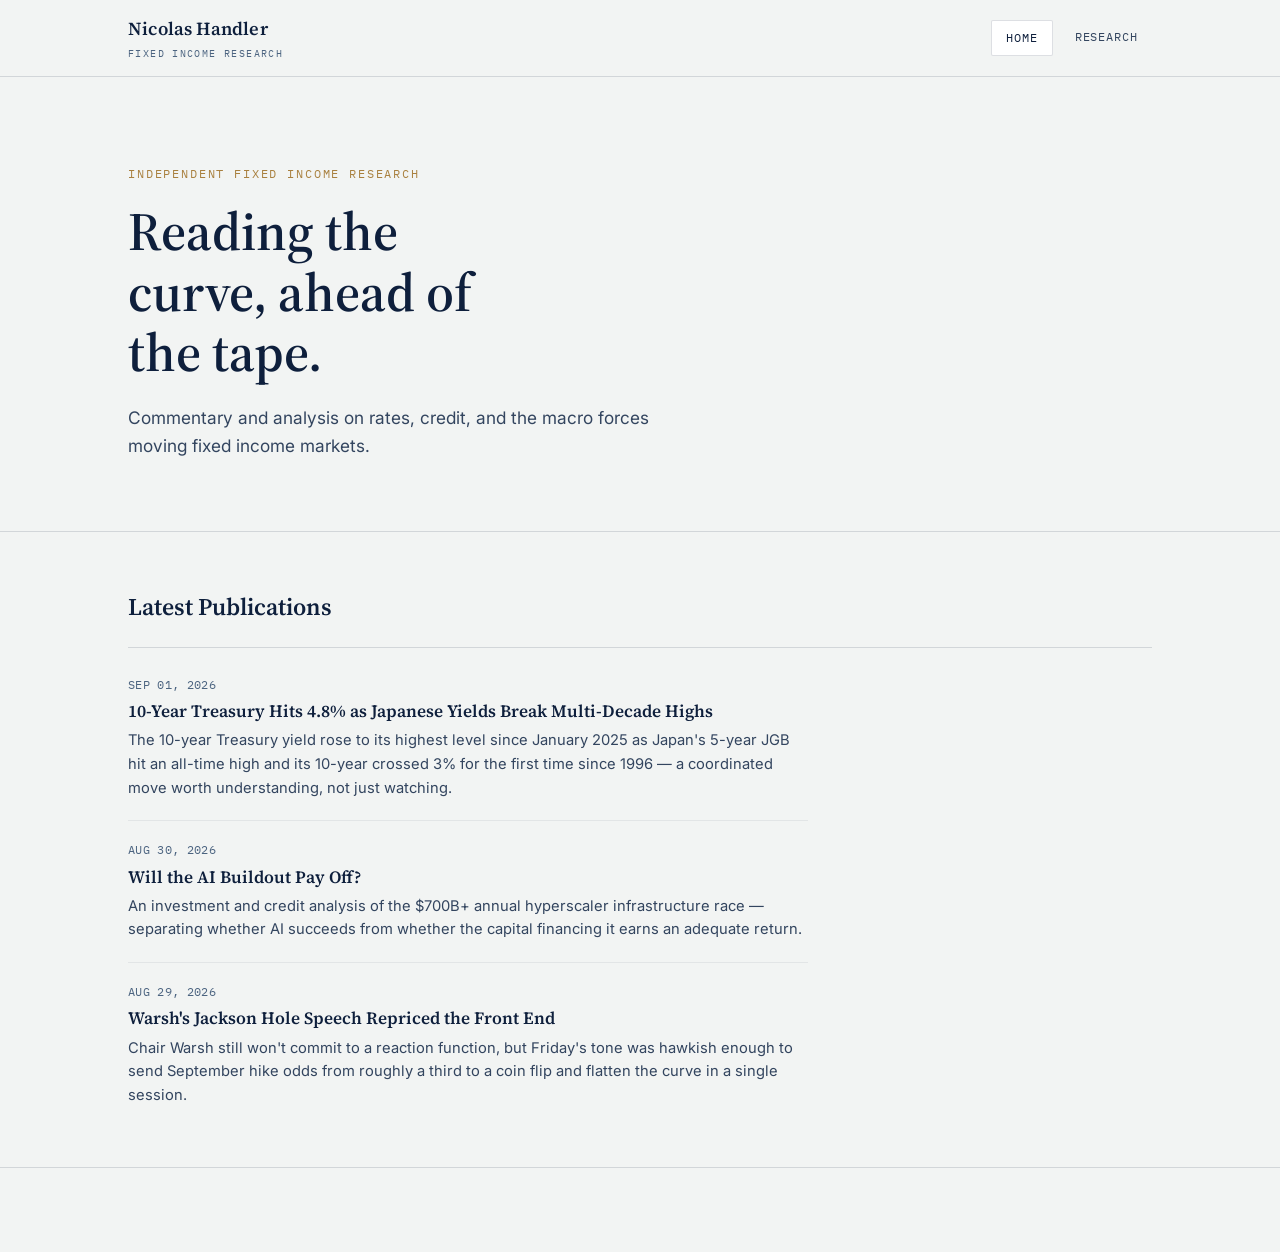
<file: index.html>
<!DOCTYPE html>
<html lang="en">
<head>
<meta charset="UTF-8" />
<meta name="viewport" content="width=device-width, initial-scale=1.0" />
<title>Nicolas Handler — Fixed Income Research</title>
<meta name="description" content="Independent fixed income research and market commentary." />
<link rel="preconnect" href="https://fonts.googleapis.com">
<link href="https://fonts.googleapis.com/css2?family=Source+Serif+4:wght@500;600;700&family=Inter:wght@400;500;600&family=IBM+Plex+Mono:wght@400;500&display=swap" rel="stylesheet">
<link rel="stylesheet" href="style.css" />
</head>
<body>

<nav class="site-nav">
  <div class="wrap">
    <div class="brand">Nicolas Handler<small>Fixed Income Research</small></div>
    <ul class="nav-links">
      <li><a href="index.html" aria-current="page">Home</a></li>
      <li><a href="research.html">Research</a></li>
    </ul>
  </div>
</nav>

<header class="hero">
  <div class="wrap">
    <p class="eyebrow">Independent Fixed Income Research</p>
    <h1>Reading the curve, ahead of the tape.</h1>
    <p class="lede">
      Commentary and analysis on rates, credit, and the macro forces moving
      fixed income markets.
    </p>
  </div>
</header>

<main class="wrap">
  <div class="section-head">
    <h2>Latest Publications</h2>
  </div>

  <div class="pub-list" id="preview-list"></div>
</main>

<footer class="site-footer">
  <div class="wrap">
  </div>
</footer>

<script src="data.js"></script>
<script src="render.js"></script>
<script>
  renderPreviewColumn("preview-list", 5);
</script>
</body>
</html>
</file>
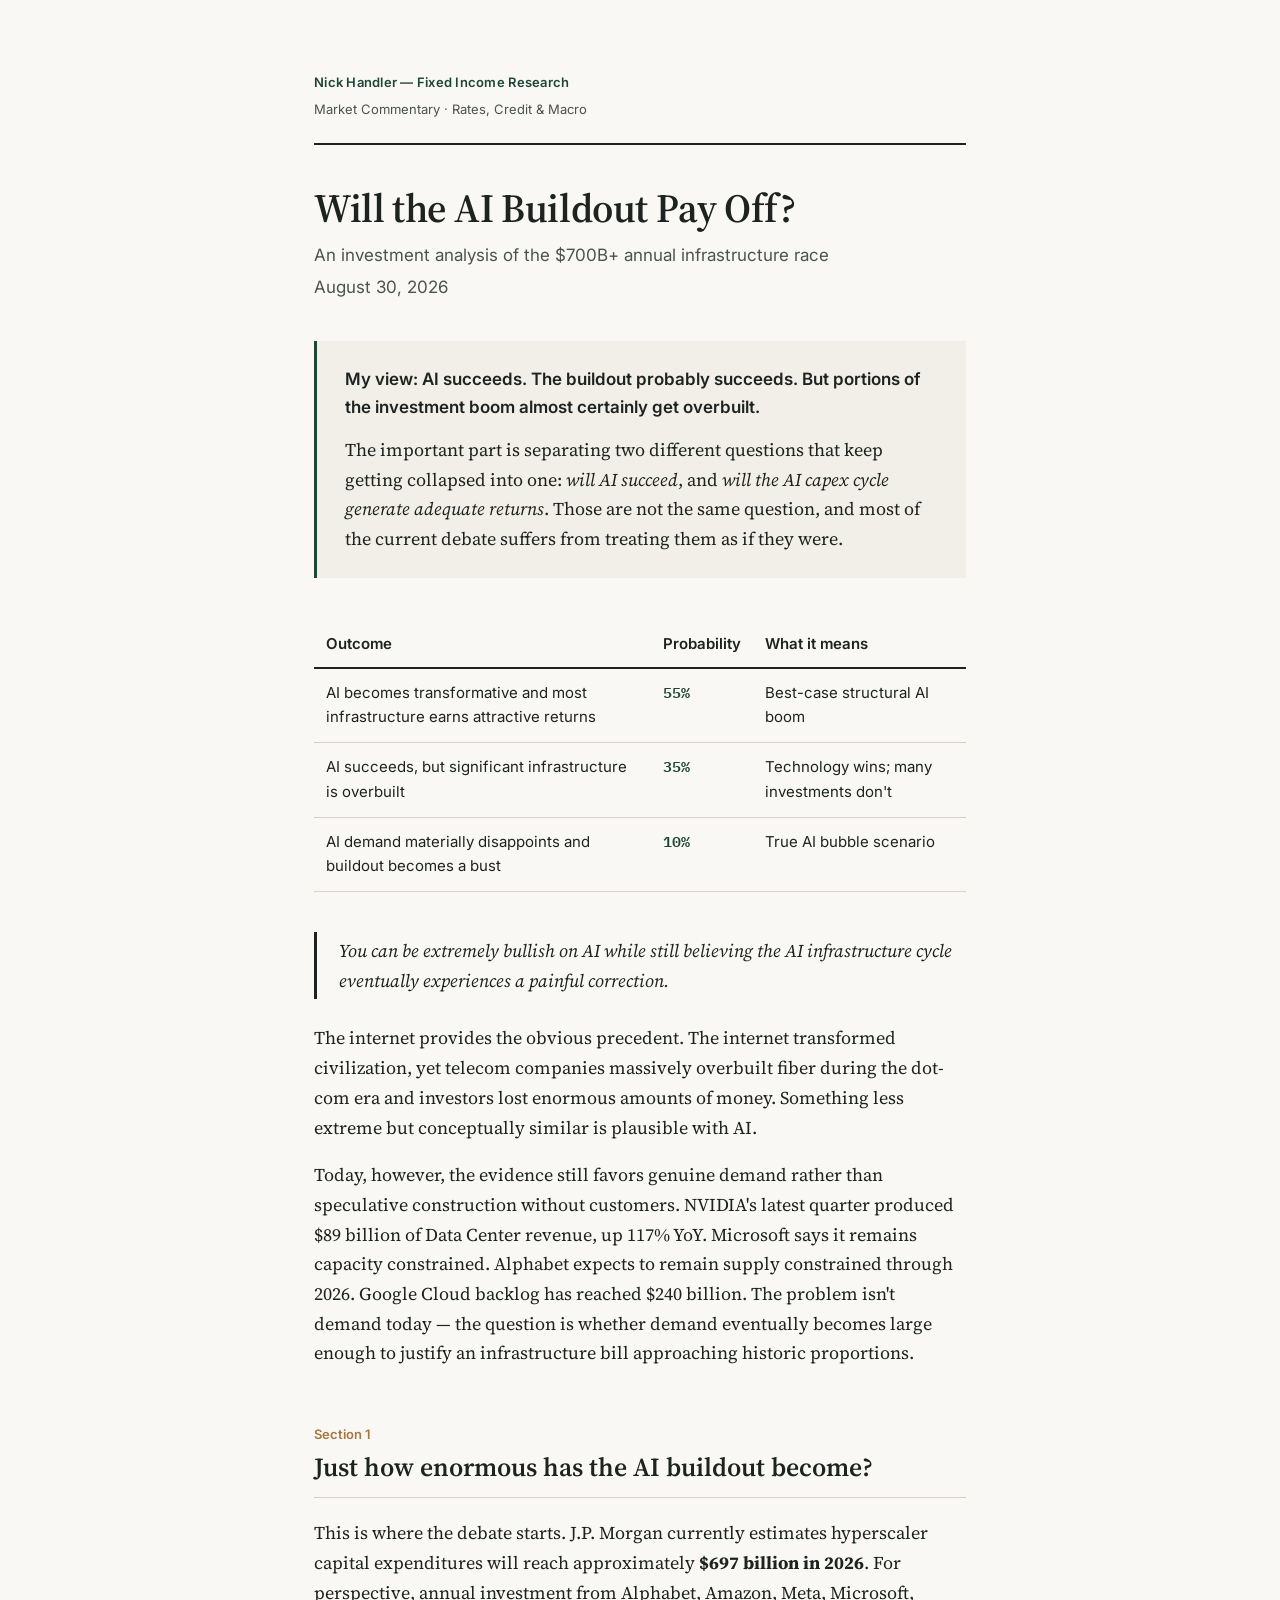
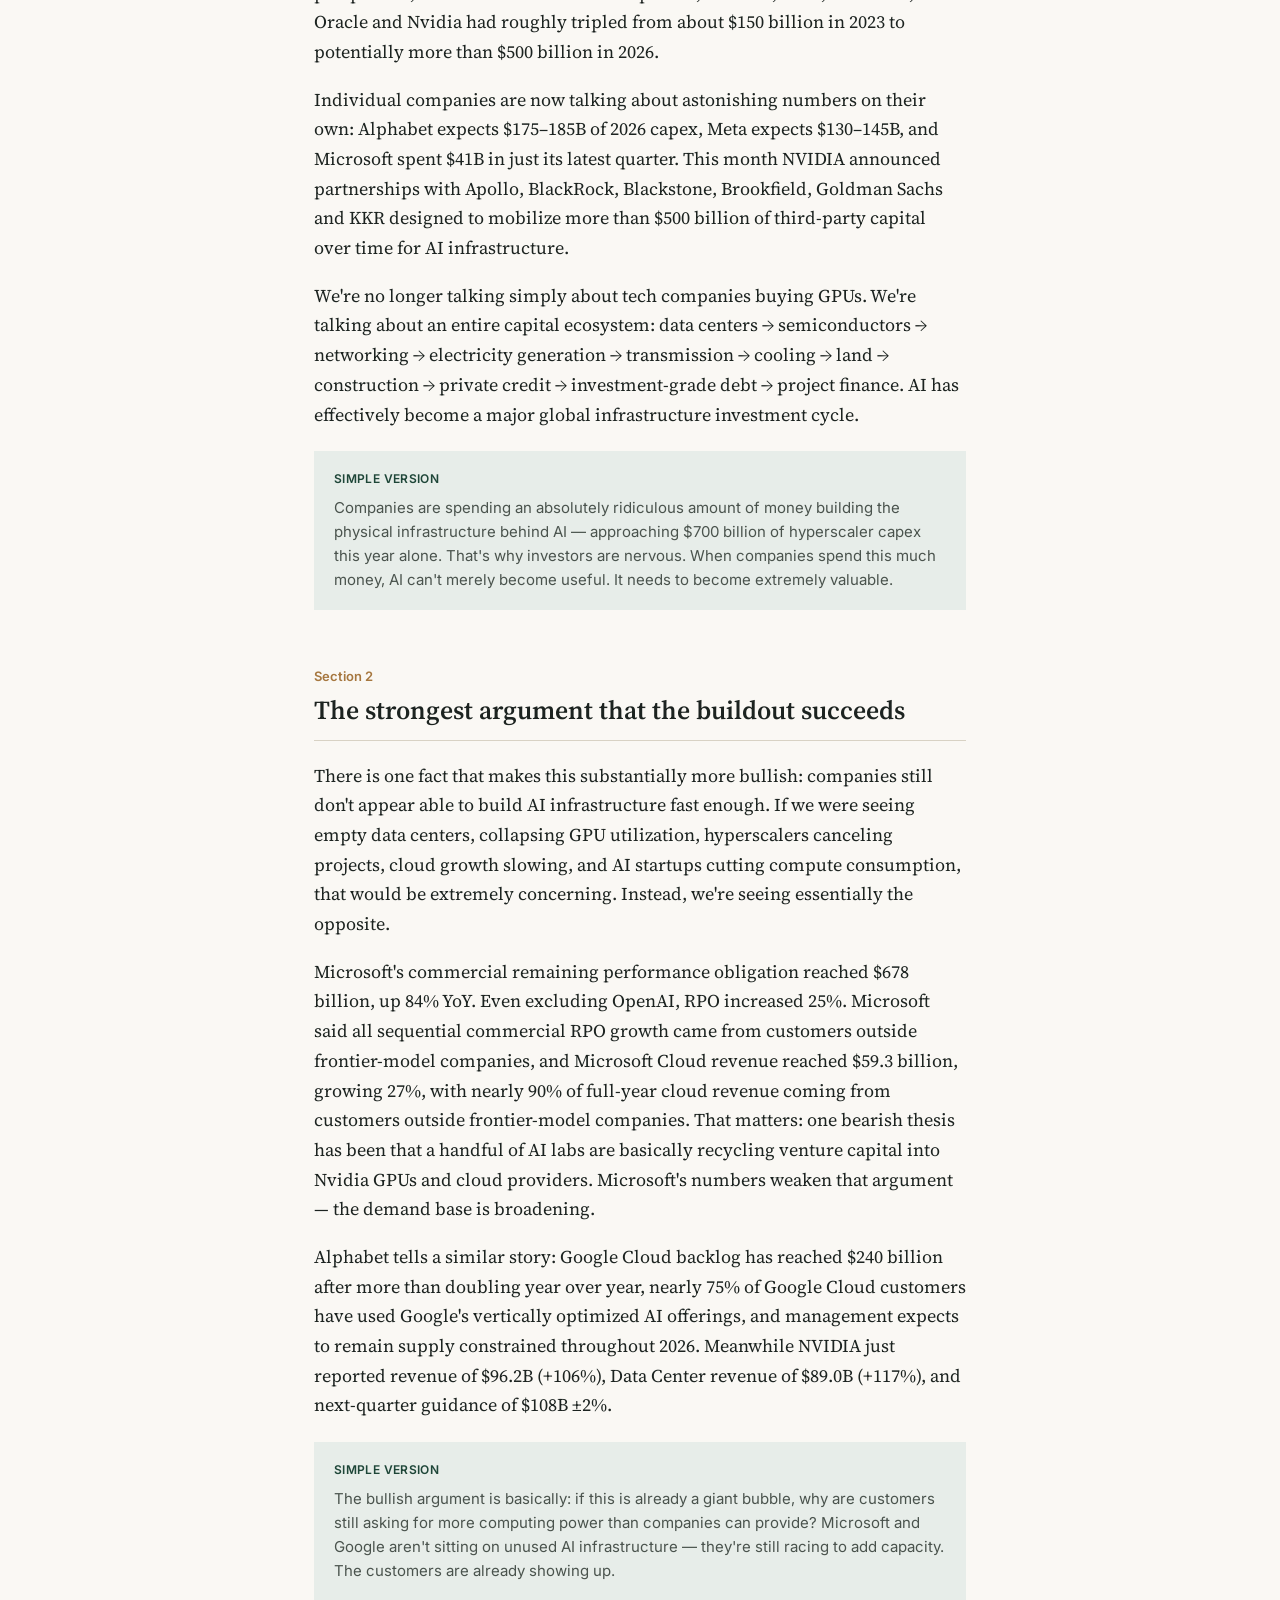
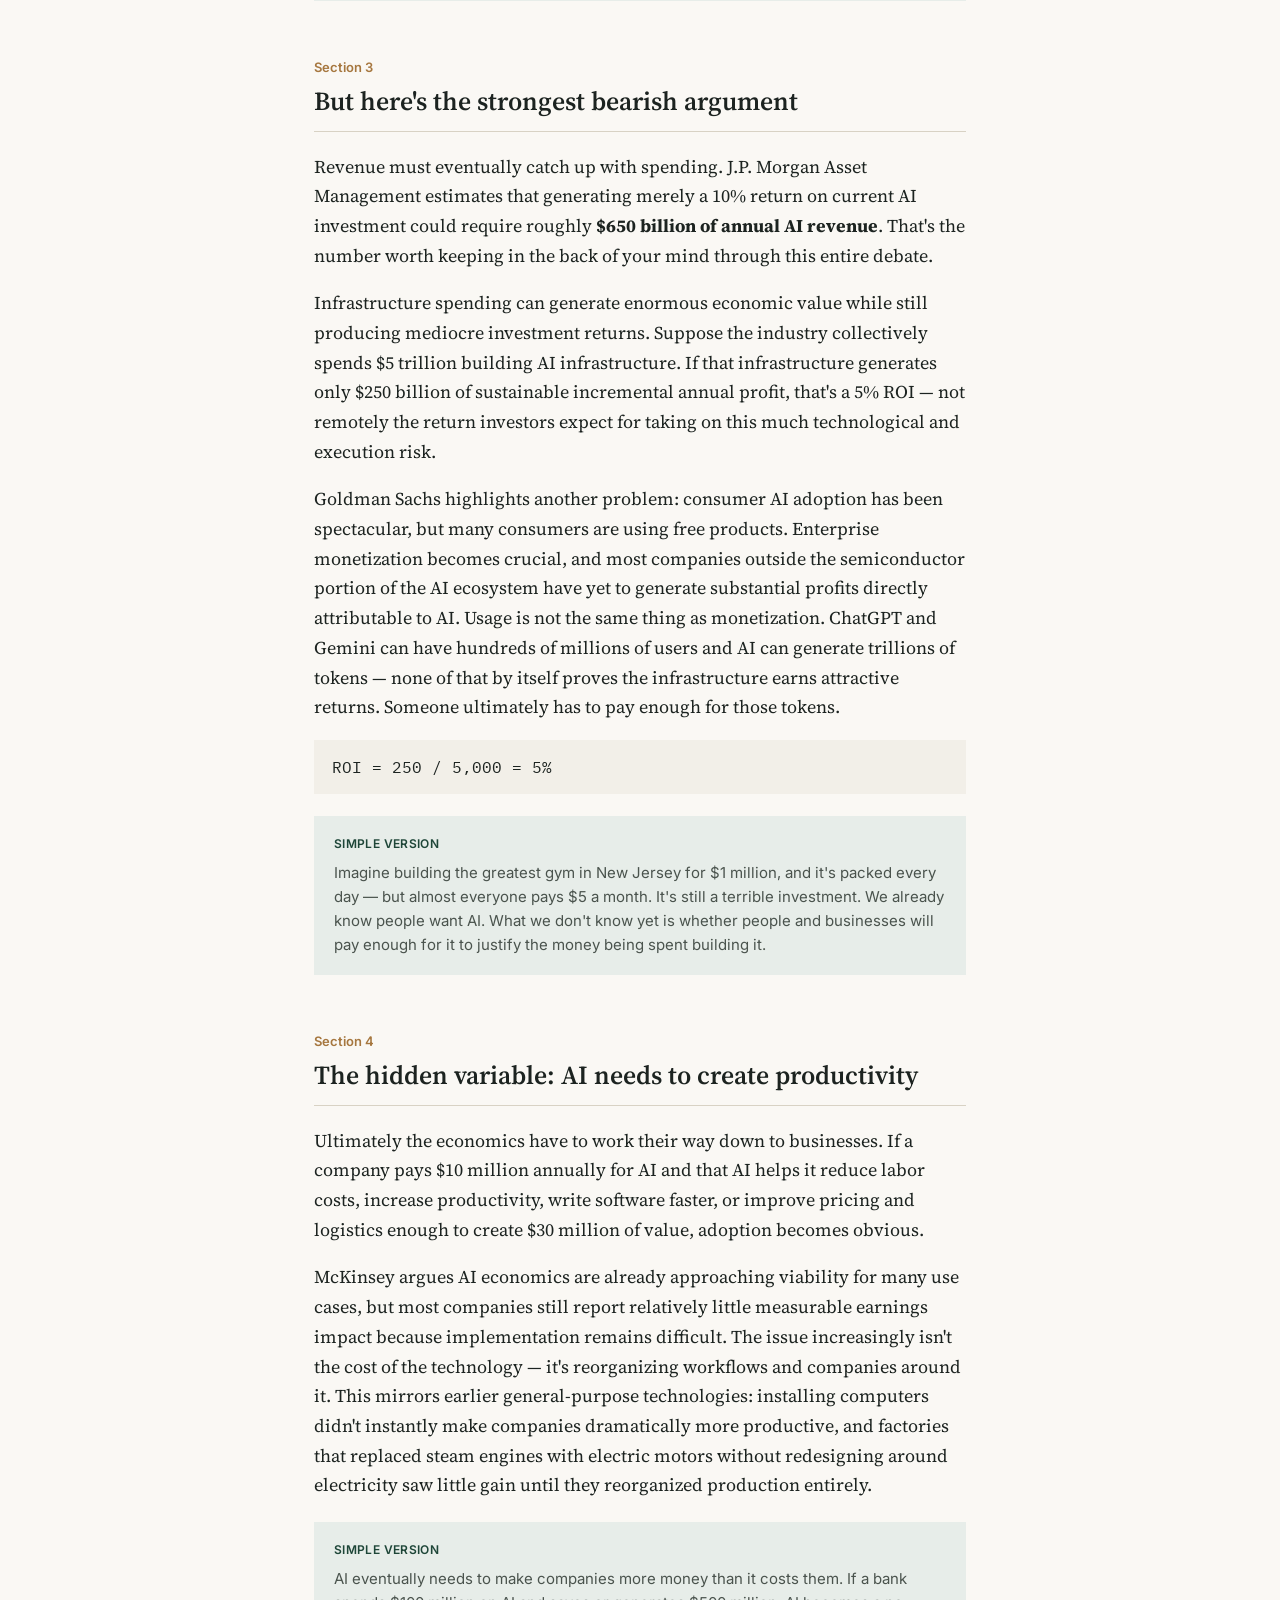
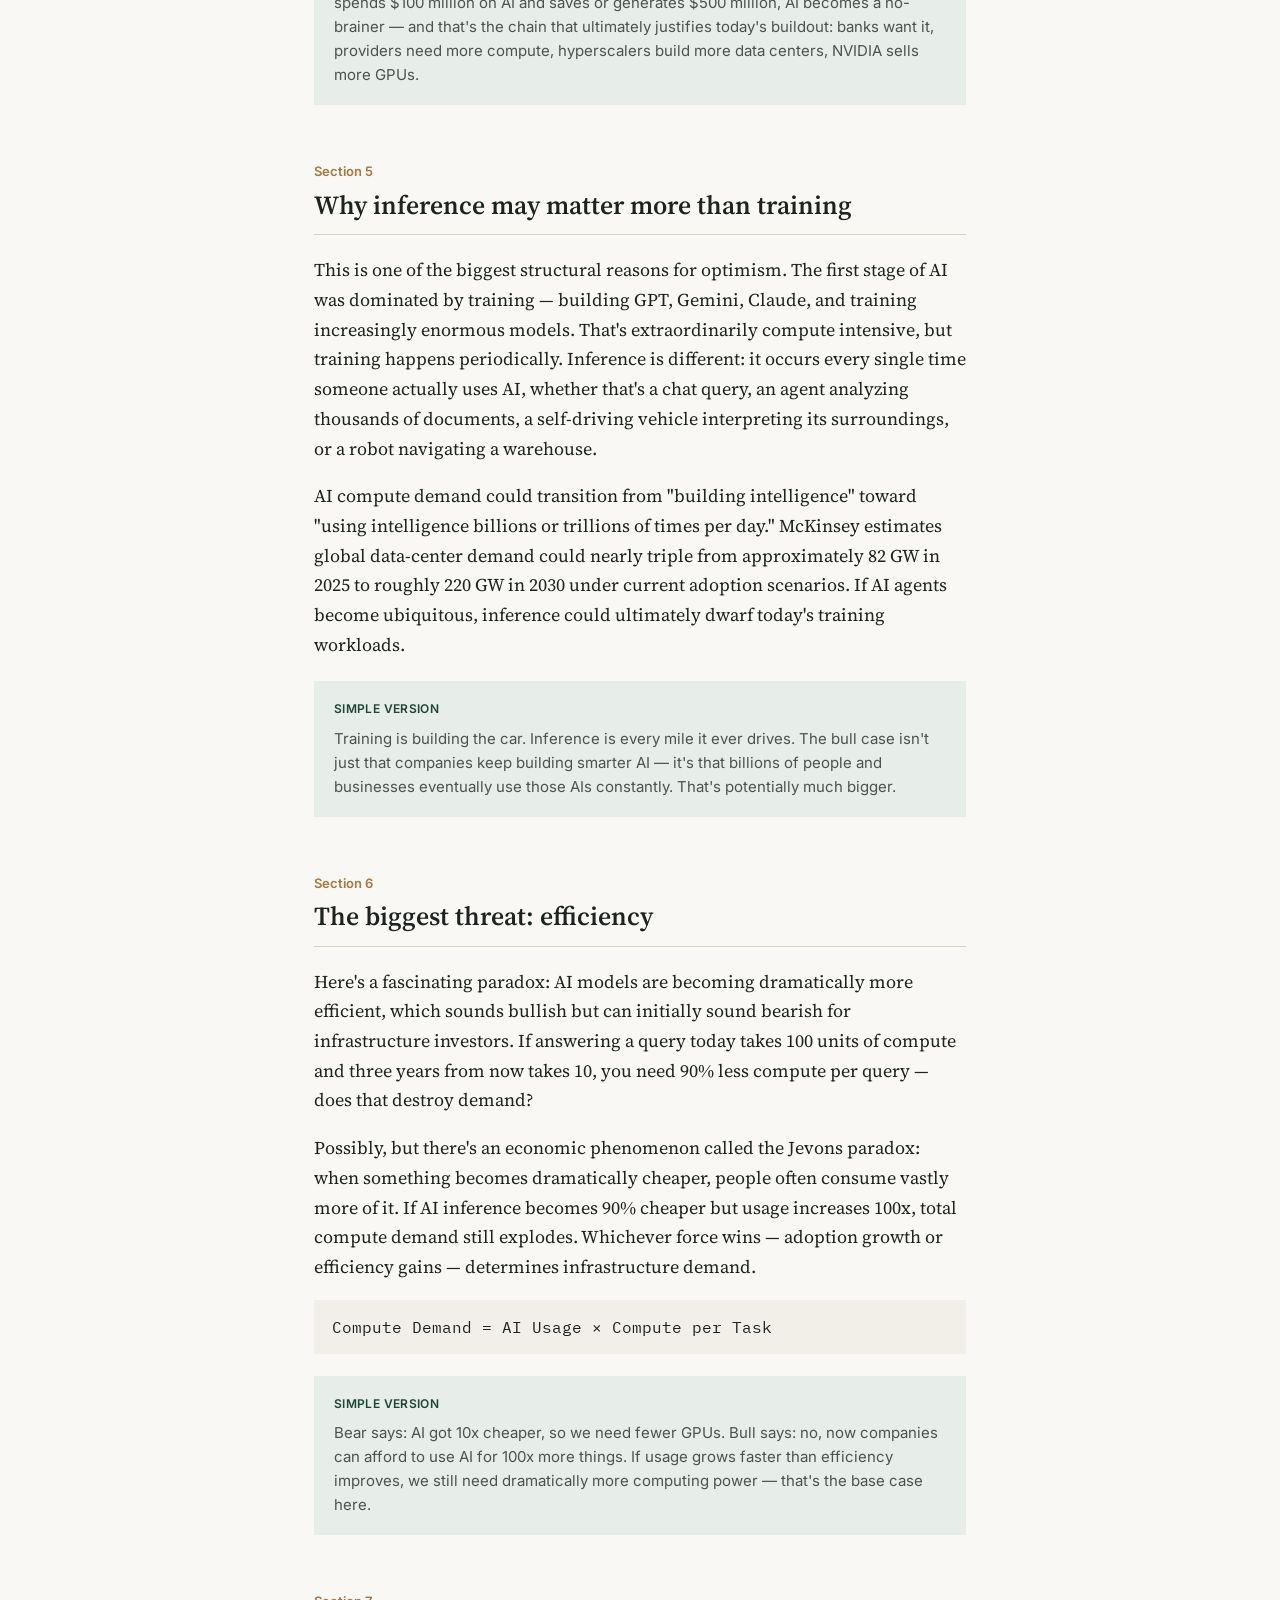
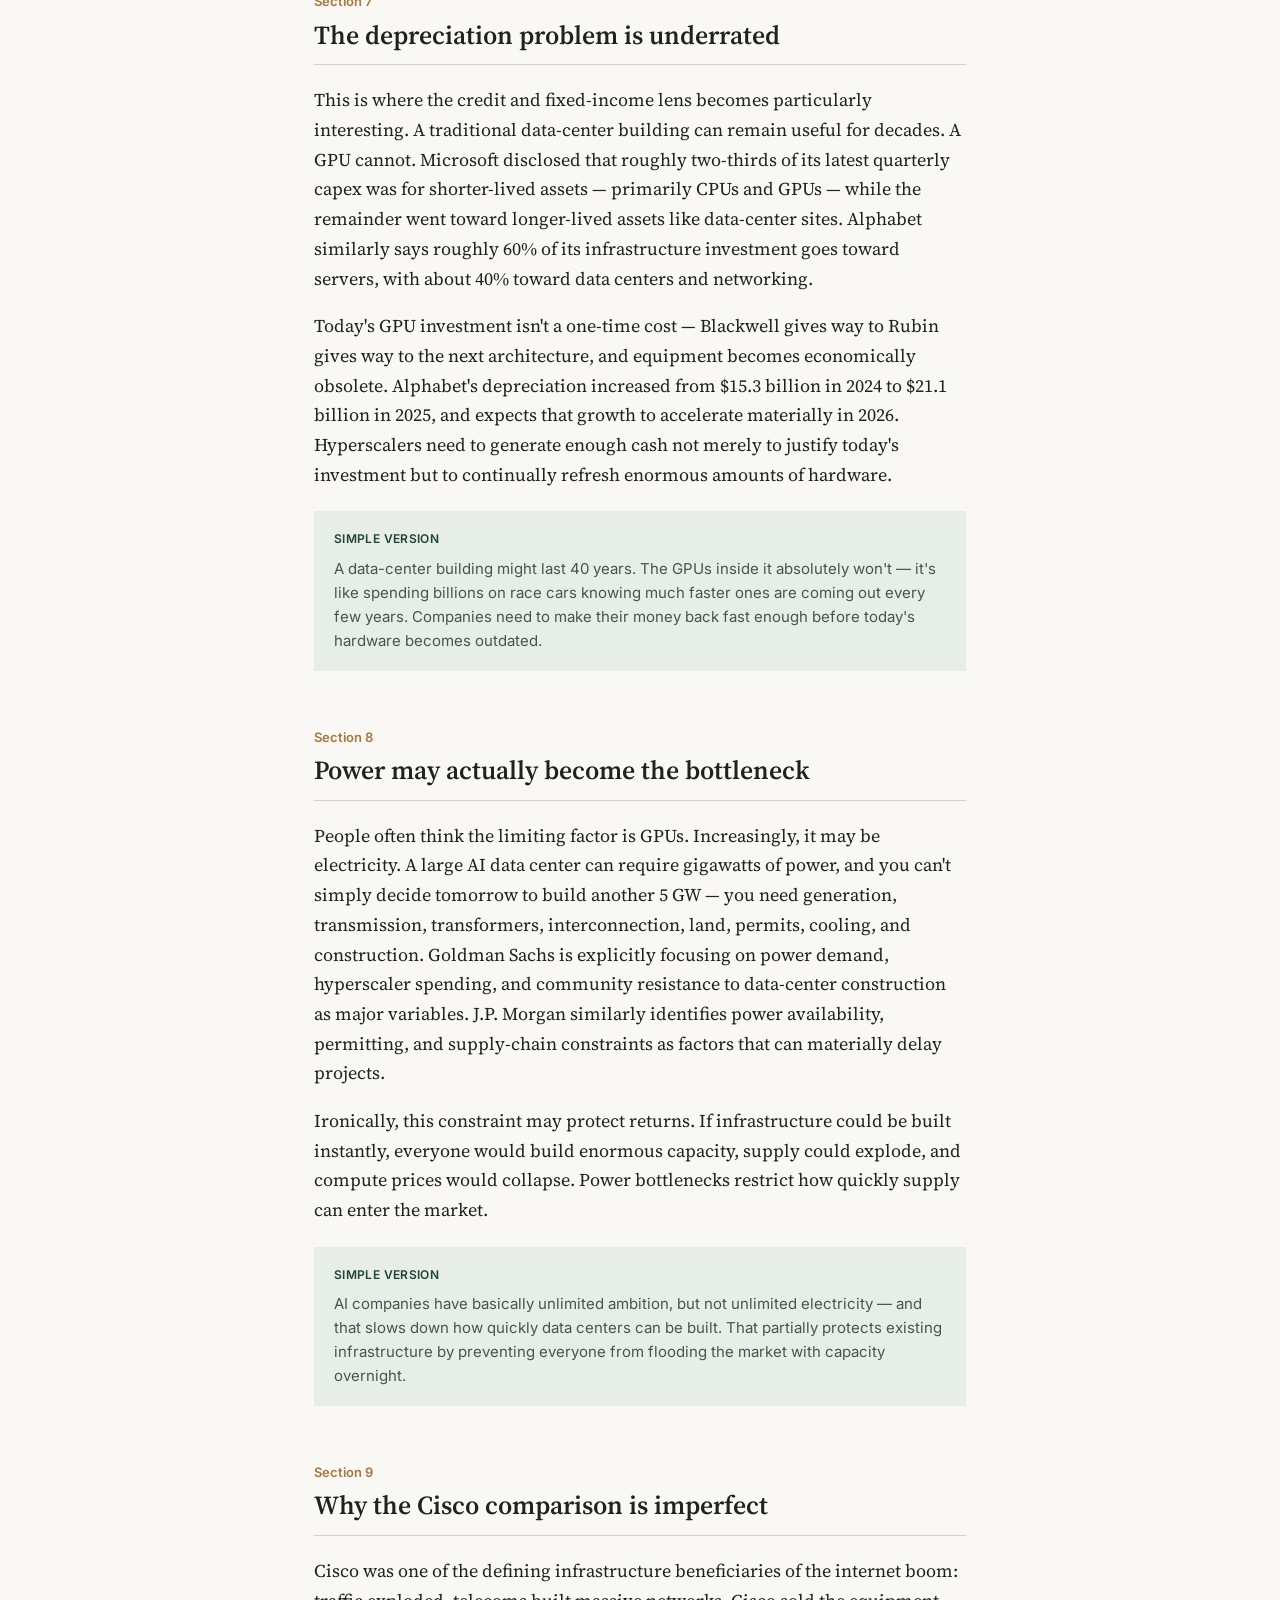
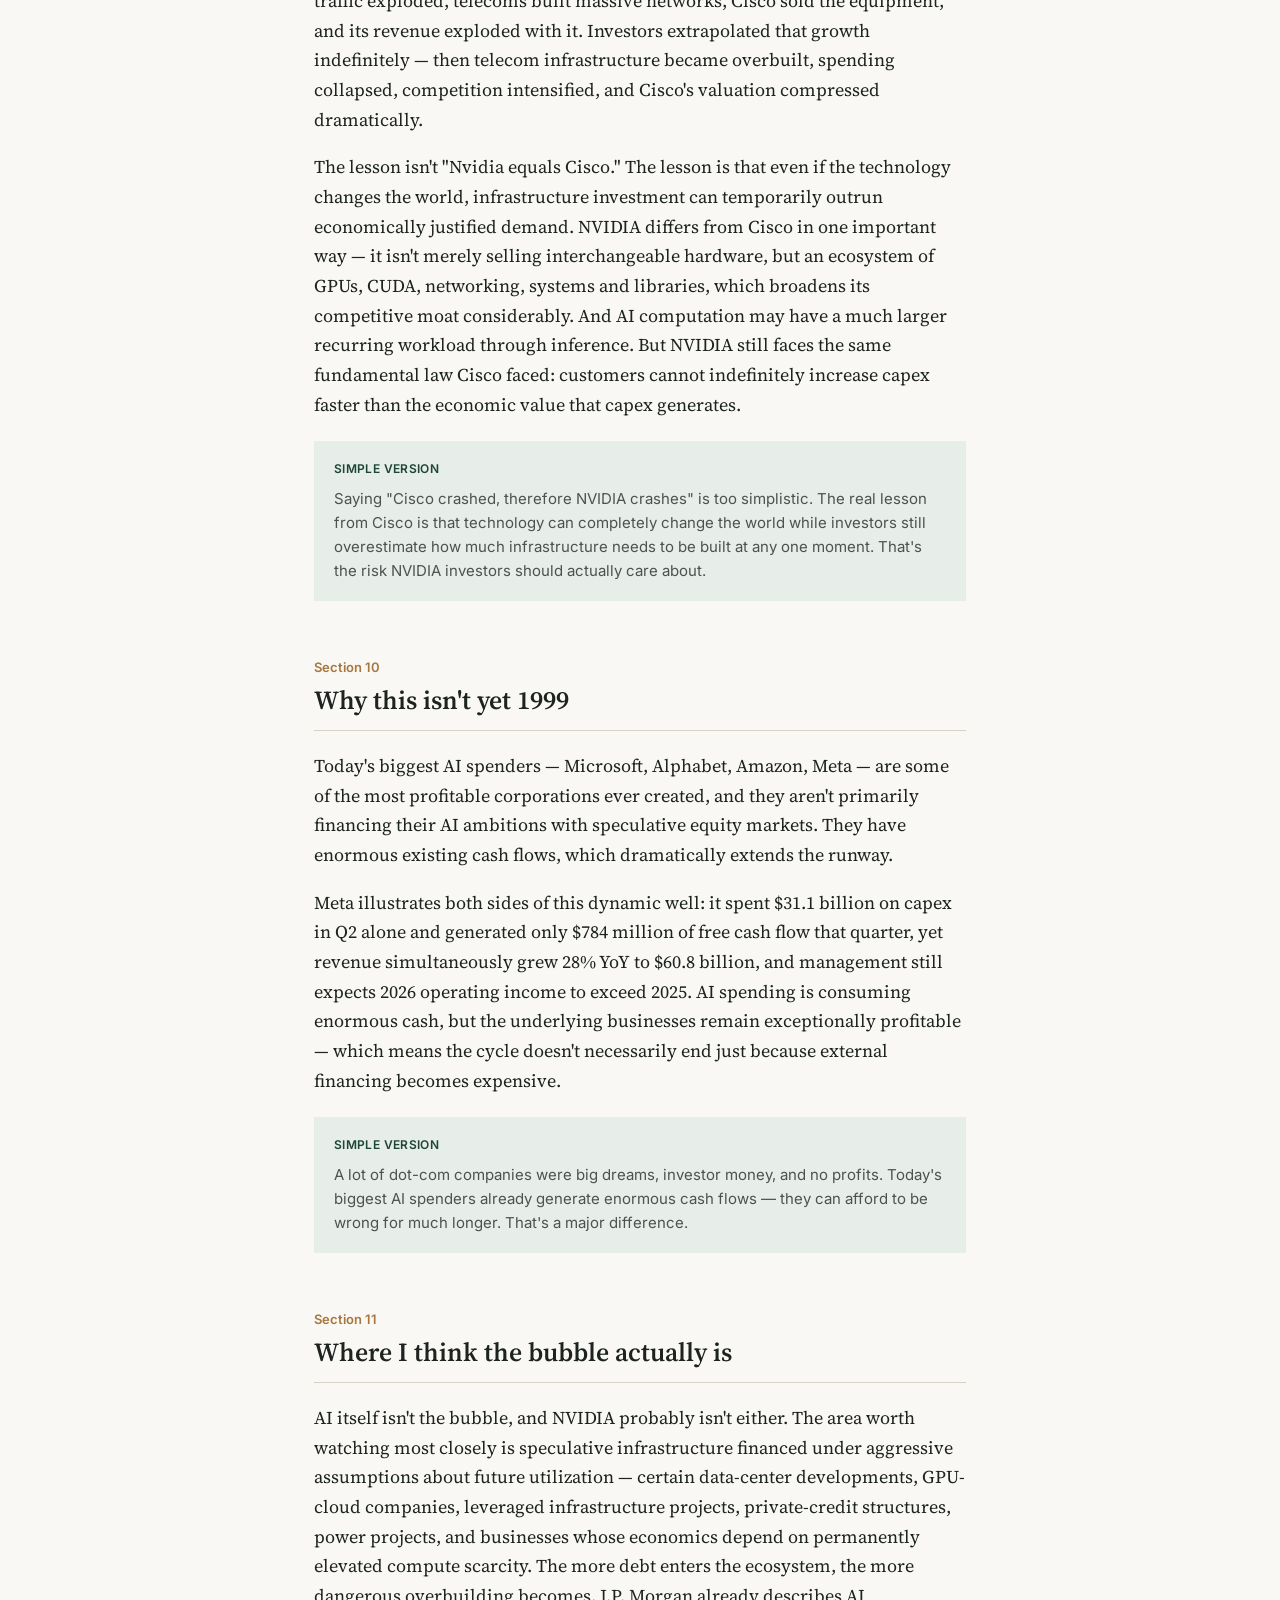
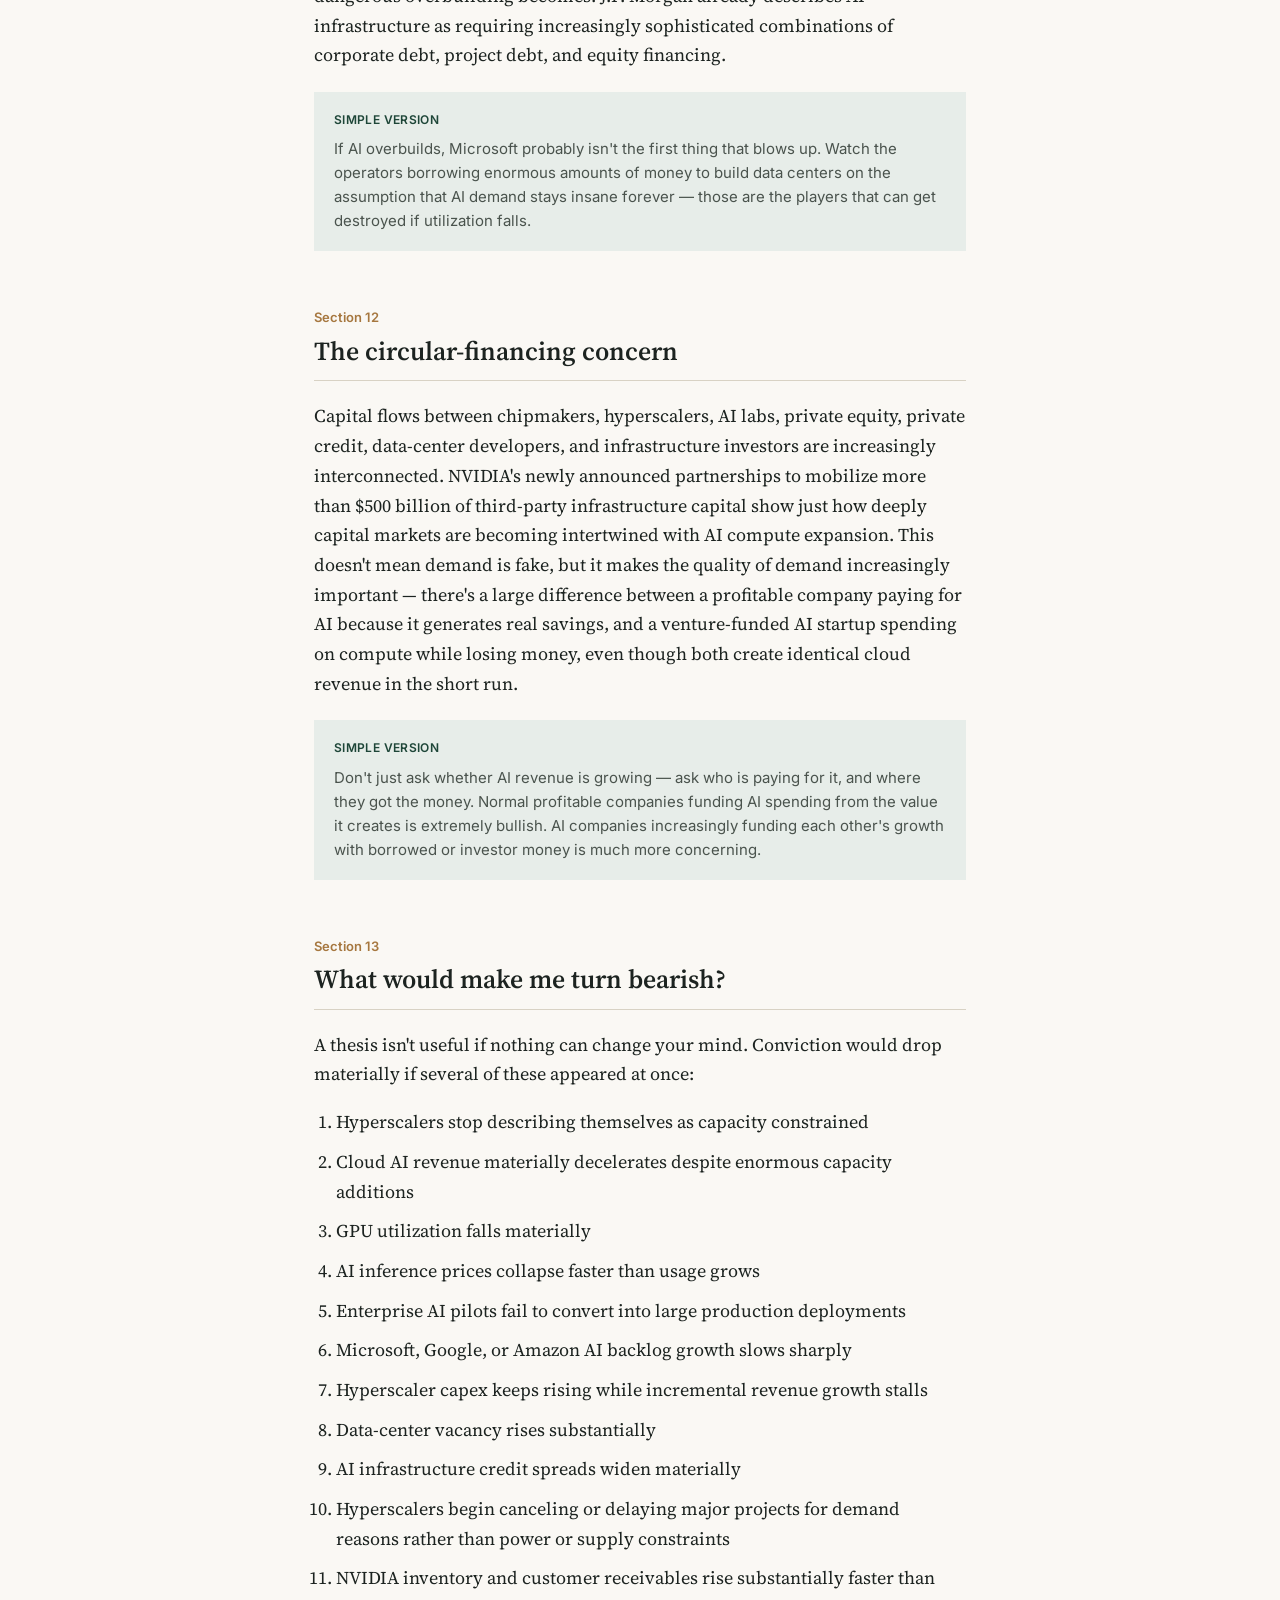
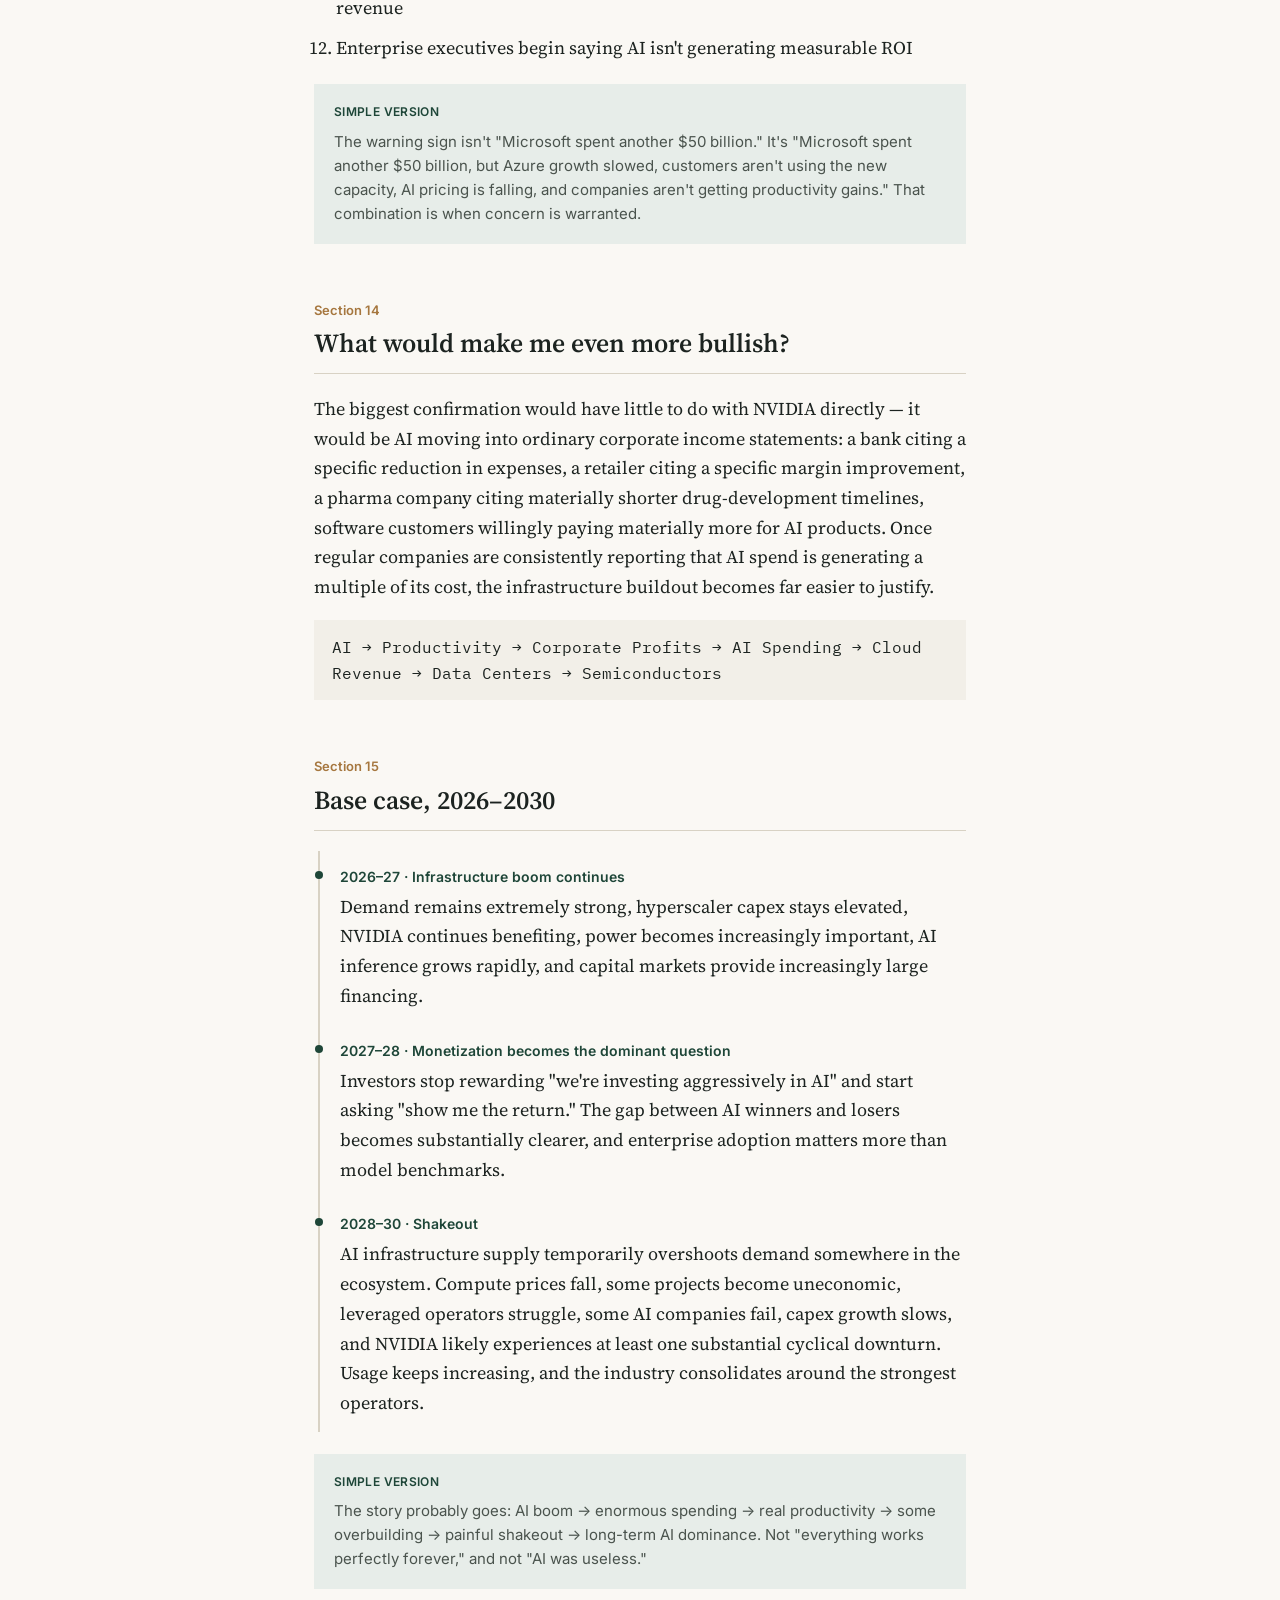
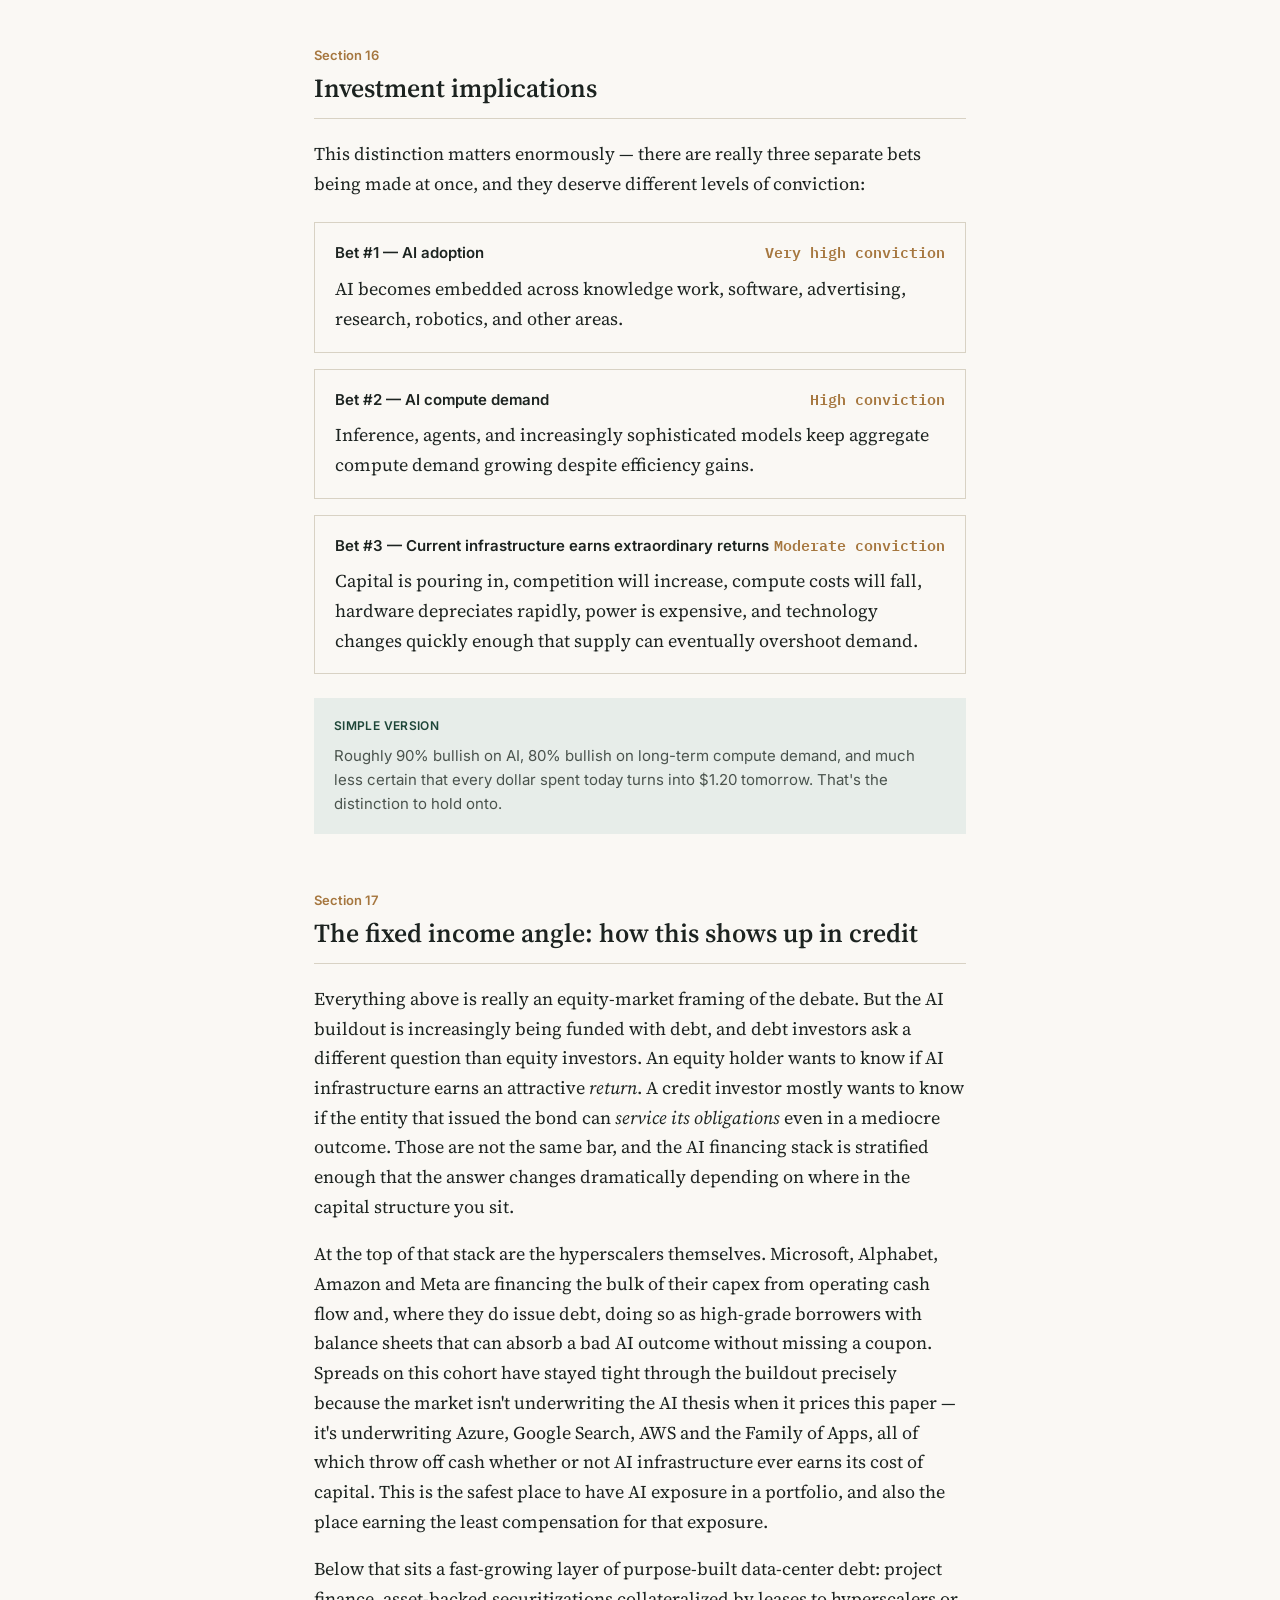
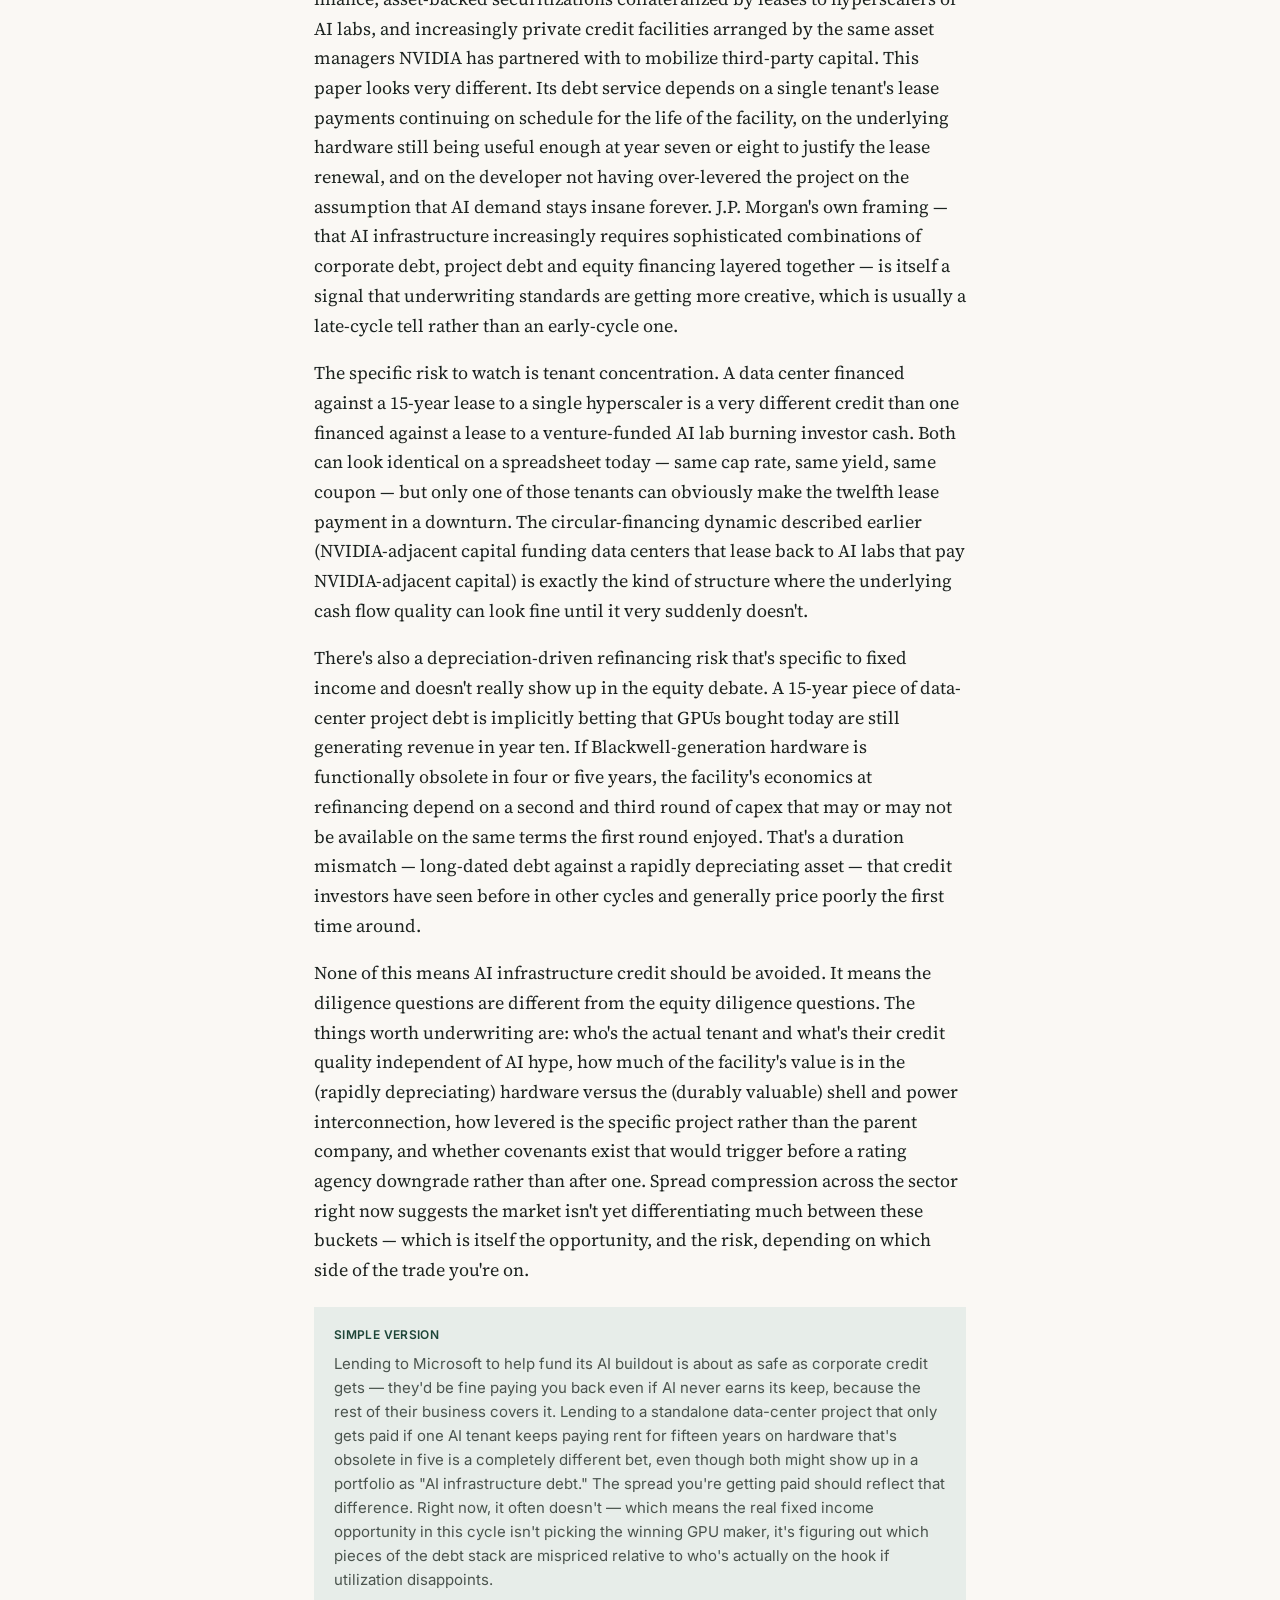
<file: ai-buildout-analysis.html>
<!DOCTYPE html>
<html lang="en">
<head>
<meta charset="UTF-8">
<meta name="viewport" content="width=device-width, initial-scale=1.0">
<title>Will the AI Buildout Pay Off? — Nick Handler, Fixed Income Research</title>
<link rel="preconnect" href="https://fonts.googleapis.com">
<link rel="preconnect" href="https://fonts.gstatic.com" crossorigin>
<link href="https://fonts.googleapis.com/css2?family=Source+Serif+4:opsz,wght@8..60,400;8..60,500;8..60,600;8..60,700&family=Inter:wght@400;500;600;700&family=IBM+Plex+Mono:wght@500;600&display=swap" rel="stylesheet">
<style>
  :root{
    --paper: #faf8f4;
    --paper-raised: #f2efe8;
    --ink: #1c2320;
    --ink-soft: #4a534d;
    --rule: #d8d2c4;
    --ledger: #1e4638;
    --ledger-tint: #e7ede9;
    --stamp: #a6773f;
  }

  *{ box-sizing: border-box; }

  html{ background: var(--paper); }

  body{
    margin: 0;
    background: var(--paper);
    color: var(--ink);
    font-family: 'Source Serif 4', Georgia, serif;
    font-size: 18px;
    line-height: 1.65;
    -webkit-font-smoothing: antialiased;
  }

  .page{
    max-width: 700px;
    margin: 0 auto;
    padding: 72px 24px 120px;
  }

  a { color: var(--ledger); text-decoration-thickness: 1px; text-underline-offset: 2px; }
  a:hover { color: var(--stamp); }

  /* Masthead */
  .masthead{
    border-bottom: 2px solid var(--ink);
    padding-bottom: 22px;
    margin-bottom: 40px;
  }
  .masthead .site-name{
    font-family: 'Inter', sans-serif;
    font-weight: 600;
    font-size: 13px;
    letter-spacing: 0.02em;
    color: var(--ledger);
  }
  .masthead .site-name a{ color: inherit; text-decoration: none; }
  .masthead .site-name a:hover{ text-decoration: underline; }
  .masthead .meta{
    font-family: 'Inter', sans-serif;
    font-size: 13px;
    color: var(--ink-soft);
    margin-top: 6px;
  }

  h1.title{
    font-size: 40px;
    line-height: 1.15;
    font-weight: 600;
    margin: 28px 0 10px;
    letter-spacing: -0.01em;
  }
  p.subtitle{
    font-family: 'Inter', sans-serif;
    font-size: 17px;
    color: var(--ink-soft);
    margin: 0 0 4px;
    max-width: 54ch;
  }

  /* Exec summary box */
  .exec{
    background: var(--paper-raised);
    border-left: 3px solid var(--ledger);
    padding: 24px 28px;
    margin: 40px 0 44px;
  }
  .exec p{ margin: 0 0 14px; }
  .exec p:last-child{ margin-bottom: 0; }
  .exec .callout{
    font-family: 'Inter', sans-serif;
    font-weight: 600;
    font-size: 17px;
    color: var(--ink);
  }

  /* Probability table */
  table.odds{
    width: 100%;
    border-collapse: collapse;
    margin: 28px 0 40px;
    font-family: 'Inter', sans-serif;
    font-size: 15px;
  }
  table.odds th{
    text-align: left;
    font-weight: 600;
    padding: 10px 12px;
    border-bottom: 2px solid var(--ink);
    background: transparent;
  }
  table.odds td{
    padding: 12px;
    border-bottom: 1px solid var(--rule);
    vertical-align: top;
  }
  table.odds td.pct{
    font-family: 'IBM Plex Mono', monospace;
    font-weight: 600;
    color: var(--ledger);
    white-space: nowrap;
  }

  /* Sections */
  section.chapter{
    margin: 56px 0;
  }
  .chapter-num{
    font-family: 'Inter', sans-serif;
    font-size: 13px;
    font-weight: 600;
    color: var(--stamp);
    margin-bottom: 6px;
  }
  h2{
    font-size: 26px;
    font-weight: 600;
    line-height: 1.3;
    margin: 0 0 20px;
    padding-bottom: 12px;
    border-bottom: 1px solid var(--rule);
  }
  h3{
    font-size: 19px;
    font-weight: 600;
    margin: 28px 0 10px;
  }
  p{ margin: 0 0 18px; }

  blockquote.thesis{
    margin: 24px 0;
    padding: 4px 0 4px 22px;
    border-left: 3px solid var(--ink);
    font-style: italic;
    color: var(--ink);
  }

  /* Simple version recap block */
  .plain{
    font-family: 'Inter', sans-serif;
    font-size: 15px;
    line-height: 1.6;
    color: var(--ink-soft);
    background: var(--ledger-tint);
    padding: 18px 20px;
    margin: 22px 0 4px;
  }
  .plain .label{
    display: block;
    font-weight: 600;
    color: var(--ledger);
    font-size: 12px;
    letter-spacing: 0.03em;
    margin-bottom: 8px;
  }
  .plain p{ margin: 0 0 10px; }
  .plain p:last-child{ margin-bottom: 0; }

  .formula{
    font-family: 'IBM Plex Mono', monospace;
    font-size: 16px;
    background: var(--paper-raised);
    padding: 14px 18px;
    margin: 18px 0;
    overflow-x: auto;
  }

  ul.timeline{ list-style: none; padding: 0; margin: 20px 0; }
  ul.timeline li{
    padding: 14px 0 14px 20px;
    border-left: 2px solid var(--rule);
    margin-left: 4px;
    position: relative;
  }
  ul.timeline li::before{
    content: '';
    position: absolute;
    left: -5px; top: 20px;
    width: 8px; height: 8px;
    border-radius: 50%;
    background: var(--ledger);
  }
  ul.timeline .yr{
    font-family: 'Inter', sans-serif;
    font-weight: 600;
    font-size: 14px;
    color: var(--ledger);
    display: block;
    margin-bottom: 4px;
  }

  ol.watchlist{ padding-left: 22px; }
  ol.watchlist li{ margin-bottom: 10px; }

  .bets{
    display: grid;
    gap: 16px;
    margin: 24px 0;
  }
  .bet{
    border: 1px solid var(--rule);
    padding: 18px 20px;
  }
  .bet .head{
    font-family: 'Inter', sans-serif;
    font-weight: 600;
    font-size: 15px;
    display: flex;
    justify-content: space-between;
    margin-bottom: 8px;
  }
  .bet .conviction{
    font-family: 'IBM Plex Mono', monospace;
    color: var(--stamp);
  }

  /* Final verdict */
  .verdict{
    margin-top: 56px;
    padding-top: 32px;
    border-top: 2px solid var(--ink);
  }
  .verdict h2{ border-bottom: none; padding-bottom: 0; }

  .tldr{
    margin-top: 40px;
    background: var(--ink);
    color: var(--paper);
    padding: 30px 28px;
  }
  .tldr .label{
    font-family: 'Inter', sans-serif;
    font-weight: 600;
    font-size: 12px;
    letter-spacing: 0.04em;
    color: #cdd8d2;
    margin-bottom: 12px;
    display: block;
  }
  .tldr p{ margin: 0 0 14px; color: var(--paper); }
  .tldr p:last-child{ margin-bottom: 0; }

  footer.sources{
    margin-top: 56px;
    padding-top: 24px;
    border-top: 1px solid var(--rule);
    font-family: 'Inter', sans-serif;
    font-size: 13px;
    color: var(--ink-soft);
    line-height: 1.8;
  }
  footer.sources .label{
    display: block;
    font-weight: 600;
    color: var(--ink);
    margin-bottom: 8px;
  }

  .back{
    display: inline-block;
    margin-top: 48px;
    font-family: 'Inter', sans-serif;
    font-size: 14px;
    font-weight: 600;
  }

  @media (max-width: 600px){
    body{ font-size: 16.5px; }
    .page{ padding: 48px 18px 90px; }
    h1.title{ font-size: 30px; }
    h2{ font-size: 22px; }
  }
</style>
</head>
<body>
<div class="page">

  <div class="masthead">
    <div class="site-name"><a href="index.html">Nick Handler — Fixed Income Research</a></div>
    <div class="meta">Market Commentary · Rates, Credit &amp; Macro</div>
  </div>

  <h1 class="title">Will the AI Buildout Pay Off?</h1>
  <p class="subtitle">An investment analysis of the $700B+ annual infrastructure race</p>
  <p class="subtitle">August 30, 2026</p>

  <div class="exec">
    <p class="callout">My view: AI succeeds. The buildout probably succeeds. But portions of the investment boom almost certainly get overbuilt.</p>
    <p>The important part is separating two different questions that keep getting collapsed into one: <em>will AI succeed</em>, and <em>will the AI capex cycle generate adequate returns</em>. Those are not the same question, and most of the current debate suffers from treating them as if they were.</p>
  </div>

  <table class="odds">
    <thead>
      <tr><th>Outcome</th><th>Probability</th><th>What it means</th></tr>
    </thead>
    <tbody>
      <tr>
        <td>AI becomes transformative and most infrastructure earns attractive returns</td>
        <td class="pct">55%</td>
        <td>Best-case structural AI boom</td>
      </tr>
      <tr>
        <td>AI succeeds, but significant infrastructure is overbuilt</td>
        <td class="pct">35%</td>
        <td>Technology wins; many investments don't</td>
      </tr>
      <tr>
        <td>AI demand materially disappoints and buildout becomes a bust</td>
        <td class="pct">10%</td>
        <td>True AI bubble scenario</td>
      </tr>
    </tbody>
  </table>

  <blockquote class="thesis">You can be extremely bullish on AI while still believing the AI infrastructure cycle eventually experiences a painful correction.</blockquote>

  <p>The internet provides the obvious precedent. The internet transformed civilization, yet telecom companies massively overbuilt fiber during the dot-com era and investors lost enormous amounts of money. Something less extreme but conceptually similar is plausible with AI.</p>

  <p>Today, however, the evidence still favors genuine demand rather than speculative construction without customers. NVIDIA's latest quarter produced $89 billion of Data Center revenue, up 117% YoY. Microsoft says it remains capacity constrained. Alphabet expects to remain supply constrained through 2026. Google Cloud backlog has reached $240 billion. The problem isn't demand today — the question is whether demand eventually becomes large enough to justify an infrastructure bill approaching historic proportions.</p>

  <section class="chapter">
    <div class="chapter-num">Section 1</div>
    <h2>Just how enormous has the AI buildout become?</h2>
    <p>This is where the debate starts. J.P. Morgan currently estimates hyperscaler capital expenditures will reach approximately <strong>$697 billion in 2026</strong>. For perspective, annual investment from Alphabet, Amazon, Meta, Microsoft, Oracle and Nvidia had roughly tripled from about $150 billion in 2023 to potentially more than $500 billion in 2026.</p>
    <p>Individual companies are now talking about astonishing numbers on their own: Alphabet expects $175–185B of 2026 capex, Meta expects $130–145B, and Microsoft spent $41B in just its latest quarter. This month NVIDIA announced partnerships with Apollo, BlackRock, Blackstone, Brookfield, Goldman Sachs and KKR designed to mobilize more than $500 billion of third-party capital over time for AI infrastructure.</p>
    <p>We're no longer talking simply about tech companies buying GPUs. We're talking about an entire capital ecosystem: data centers → semiconductors → networking → electricity generation → transmission → cooling → land → construction → private credit → investment-grade debt → project finance. AI has effectively become a major global infrastructure investment cycle.</p>
    <div class="plain">
      <span class="label">SIMPLE VERSION</span>
      <p>Companies are spending an absolutely ridiculous amount of money building the physical infrastructure behind AI — approaching $700 billion of hyperscaler capex this year alone. That's why investors are nervous. When companies spend this much money, AI can't merely become useful. It needs to become extremely valuable.</p>
    </div>
  </section>

  <section class="chapter">
    <div class="chapter-num">Section 2</div>
    <h2>The strongest argument that the buildout succeeds</h2>
    <p>There is one fact that makes this substantially more bullish: companies still don't appear able to build AI infrastructure fast enough. If we were seeing empty data centers, collapsing GPU utilization, hyperscalers canceling projects, cloud growth slowing, and AI startups cutting compute consumption, that would be extremely concerning. Instead, we're seeing essentially the opposite.</p>
    <p>Microsoft's commercial remaining performance obligation reached $678 billion, up 84% YoY. Even excluding OpenAI, RPO increased 25%. Microsoft said all sequential commercial RPO growth came from customers outside frontier-model companies, and Microsoft Cloud revenue reached $59.3 billion, growing 27%, with nearly 90% of full-year cloud revenue coming from customers outside frontier-model companies. That matters: one bearish thesis has been that a handful of AI labs are basically recycling venture capital into Nvidia GPUs and cloud providers. Microsoft's numbers weaken that argument — the demand base is broadening.</p>
    <p>Alphabet tells a similar story: Google Cloud backlog has reached $240 billion after more than doubling year over year, nearly 75% of Google Cloud customers have used Google's vertically optimized AI offerings, and management expects to remain supply constrained throughout 2026. Meanwhile NVIDIA just reported revenue of $96.2B (+106%), Data Center revenue of $89.0B (+117%), and next-quarter guidance of $108B ±2%.</p>
    <div class="plain">
      <span class="label">SIMPLE VERSION</span>
      <p>The bullish argument is basically: if this is already a giant bubble, why are customers still asking for more computing power than companies can provide? Microsoft and Google aren't sitting on unused AI infrastructure — they're still racing to add capacity. The customers are already showing up.</p>
    </div>
  </section>

  <section class="chapter">
    <div class="chapter-num">Section 3</div>
    <h2>But here's the strongest bearish argument</h2>
    <p>Revenue must eventually catch up with spending. J.P. Morgan Asset Management estimates that generating merely a 10% return on current AI investment could require roughly <strong>$650 billion of annual AI revenue</strong>. That's the number worth keeping in the back of your mind through this entire debate.</p>
    <p>Infrastructure spending can generate enormous economic value while still producing mediocre investment returns. Suppose the industry collectively spends $5 trillion building AI infrastructure. If that infrastructure generates only $250 billion of sustainable incremental annual profit, that's a 5% ROI — not remotely the return investors expect for taking on this much technological and execution risk.</p>
    <p>Goldman Sachs highlights another problem: consumer AI adoption has been spectacular, but many consumers are using free products. Enterprise monetization becomes crucial, and most companies outside the semiconductor portion of the AI ecosystem have yet to generate substantial profits directly attributable to AI. Usage is not the same thing as monetization. ChatGPT and Gemini can have hundreds of millions of users and AI can generate trillions of tokens — none of that by itself proves the infrastructure earns attractive returns. Someone ultimately has to pay enough for those tokens.</p>
    <div class="formula">ROI = 250 / 5,000 = 5%</div>
    <div class="plain">
      <span class="label">SIMPLE VERSION</span>
      <p>Imagine building the greatest gym in New Jersey for $1 million, and it's packed every day — but almost everyone pays $5 a month. It's still a terrible investment. We already know people want AI. What we don't know yet is whether people and businesses will pay enough for it to justify the money being spent building it.</p>
    </div>
  </section>

  <section class="chapter">
    <div class="chapter-num">Section 4</div>
    <h2>The hidden variable: AI needs to create productivity</h2>
    <p>Ultimately the economics have to work their way down to businesses. If a company pays $10 million annually for AI and that AI helps it reduce labor costs, increase productivity, write software faster, or improve pricing and logistics enough to create $30 million of value, adoption becomes obvious.</p>
    <p>McKinsey argues AI economics are already approaching viability for many use cases, but most companies still report relatively little measurable earnings impact because implementation remains difficult. The issue increasingly isn't the cost of the technology — it's reorganizing workflows and companies around it. This mirrors earlier general-purpose technologies: installing computers didn't instantly make companies dramatically more productive, and factories that replaced steam engines with electric motors without redesigning around electricity saw little gain until they reorganized production entirely.</p>
    <div class="plain">
      <span class="label">SIMPLE VERSION</span>
      <p>AI eventually needs to make companies more money than it costs them. If a bank spends $100 million on AI and saves or generates $500 million, AI becomes a no-brainer — and that's the chain that ultimately justifies today's buildout: banks want it, providers need more compute, hyperscalers build more data centers, NVIDIA sells more GPUs.</p>
    </div>
  </section>

  <section class="chapter">
    <div class="chapter-num">Section 5</div>
    <h2>Why inference may matter more than training</h2>
    <p>This is one of the biggest structural reasons for optimism. The first stage of AI was dominated by training — building GPT, Gemini, Claude, and training increasingly enormous models. That's extraordinarily compute intensive, but training happens periodically. Inference is different: it occurs every single time someone actually uses AI, whether that's a chat query, an agent analyzing thousands of documents, a self-driving vehicle interpreting its surroundings, or a robot navigating a warehouse.</p>
    <p>AI compute demand could transition from "building intelligence" toward "using intelligence billions or trillions of times per day." McKinsey estimates global data-center demand could nearly triple from approximately 82 GW in 2025 to roughly 220 GW in 2030 under current adoption scenarios. If AI agents become ubiquitous, inference could ultimately dwarf today's training workloads.</p>
    <div class="plain">
      <span class="label">SIMPLE VERSION</span>
      <p>Training is building the car. Inference is every mile it ever drives. The bull case isn't just that companies keep building smarter AI — it's that billions of people and businesses eventually use those AIs constantly. That's potentially much bigger.</p>
    </div>
  </section>

  <section class="chapter">
    <div class="chapter-num">Section 6</div>
    <h2>The biggest threat: efficiency</h2>
    <p>Here's a fascinating paradox: AI models are becoming dramatically more efficient, which sounds bullish but can initially sound bearish for infrastructure investors. If answering a query today takes 100 units of compute and three years from now takes 10, you need 90% less compute per query — does that destroy demand?</p>
    <p>Possibly, but there's an economic phenomenon called the Jevons paradox: when something becomes dramatically cheaper, people often consume vastly more of it. If AI inference becomes 90% cheaper but usage increases 100x, total compute demand still explodes. Whichever force wins — adoption growth or efficiency gains — determines infrastructure demand.</p>
    <div class="formula">Compute Demand = AI Usage × Compute per Task</div>
    <div class="plain">
      <span class="label">SIMPLE VERSION</span>
      <p>Bear says: AI got 10x cheaper, so we need fewer GPUs. Bull says: no, now companies can afford to use AI for 100x more things. If usage grows faster than efficiency improves, we still need dramatically more computing power — that's the base case here.</p>
    </div>
  </section>

  <section class="chapter">
    <div class="chapter-num">Section 7</div>
    <h2>The depreciation problem is underrated</h2>
    <p>This is where the credit and fixed-income lens becomes particularly interesting. A traditional data-center building can remain useful for decades. A GPU cannot. Microsoft disclosed that roughly two-thirds of its latest quarterly capex was for shorter-lived assets — primarily CPUs and GPUs — while the remainder went toward longer-lived assets like data-center sites. Alphabet similarly says roughly 60% of its infrastructure investment goes toward servers, with about 40% toward data centers and networking.</p>
    <p>Today's GPU investment isn't a one-time cost — Blackwell gives way to Rubin gives way to the next architecture, and equipment becomes economically obsolete. Alphabet's depreciation increased from $15.3 billion in 2024 to $21.1 billion in 2025, and expects that growth to accelerate materially in 2026. Hyperscalers need to generate enough cash not merely to justify today's investment but to continually refresh enormous amounts of hardware.</p>
    <div class="plain">
      <span class="label">SIMPLE VERSION</span>
      <p>A data-center building might last 40 years. The GPUs inside it absolutely won't — it's like spending billions on race cars knowing much faster ones are coming out every few years. Companies need to make their money back fast enough before today's hardware becomes outdated.</p>
    </div>
  </section>

  <section class="chapter">
    <div class="chapter-num">Section 8</div>
    <h2>Power may actually become the bottleneck</h2>
    <p>People often think the limiting factor is GPUs. Increasingly, it may be electricity. A large AI data center can require gigawatts of power, and you can't simply decide tomorrow to build another 5 GW — you need generation, transmission, transformers, interconnection, land, permits, cooling, and construction. Goldman Sachs is explicitly focusing on power demand, hyperscaler spending, and community resistance to data-center construction as major variables. J.P. Morgan similarly identifies power availability, permitting, and supply-chain constraints as factors that can materially delay projects.</p>
    <p>Ironically, this constraint may protect returns. If infrastructure could be built instantly, everyone would build enormous capacity, supply could explode, and compute prices would collapse. Power bottlenecks restrict how quickly supply can enter the market.</p>
    <div class="plain">
      <span class="label">SIMPLE VERSION</span>
      <p>AI companies have basically unlimited ambition, but not unlimited electricity — and that slows down how quickly data centers can be built. That partially protects existing infrastructure by preventing everyone from flooding the market with capacity overnight.</p>
    </div>
  </section>

  <section class="chapter">
    <div class="chapter-num">Section 9</div>
    <h2>Why the Cisco comparison is imperfect</h2>
    <p>Cisco was one of the defining infrastructure beneficiaries of the internet boom: traffic exploded, telecoms built massive networks, Cisco sold the equipment, and its revenue exploded with it. Investors extrapolated that growth indefinitely — then telecom infrastructure became overbuilt, spending collapsed, competition intensified, and Cisco's valuation compressed dramatically.</p>
    <p>The lesson isn't "Nvidia equals Cisco." The lesson is that even if the technology changes the world, infrastructure investment can temporarily outrun economically justified demand. NVIDIA differs from Cisco in one important way — it isn't merely selling interchangeable hardware, but an ecosystem of GPUs, CUDA, networking, systems and libraries, which broadens its competitive moat considerably. And AI computation may have a much larger recurring workload through inference. But NVIDIA still faces the same fundamental law Cisco faced: customers cannot indefinitely increase capex faster than the economic value that capex generates.</p>
    <div class="plain">
      <span class="label">SIMPLE VERSION</span>
      <p>Saying "Cisco crashed, therefore NVIDIA crashes" is too simplistic. The real lesson from Cisco is that technology can completely change the world while investors still overestimate how much infrastructure needs to be built at any one moment. That's the risk NVIDIA investors should actually care about.</p>
    </div>
  </section>

  <section class="chapter">
    <div class="chapter-num">Section 10</div>
    <h2>Why this isn't yet 1999</h2>
    <p>Today's biggest AI spenders — Microsoft, Alphabet, Amazon, Meta — are some of the most profitable corporations ever created, and they aren't primarily financing their AI ambitions with speculative equity markets. They have enormous existing cash flows, which dramatically extends the runway.</p>
    <p>Meta illustrates both sides of this dynamic well: it spent $31.1 billion on capex in Q2 alone and generated only $784 million of free cash flow that quarter, yet revenue simultaneously grew 28% YoY to $60.8 billion, and management still expects 2026 operating income to exceed 2025. AI spending is consuming enormous cash, but the underlying businesses remain exceptionally profitable — which means the cycle doesn't necessarily end just because external financing becomes expensive.</p>
    <div class="plain">
      <span class="label">SIMPLE VERSION</span>
      <p>A lot of dot-com companies were big dreams, investor money, and no profits. Today's biggest AI spenders already generate enormous cash flows — they can afford to be wrong for much longer. That's a major difference.</p>
    </div>
  </section>

  <section class="chapter">
    <div class="chapter-num">Section 11</div>
    <h2>Where I think the bubble actually is</h2>
    <p>AI itself isn't the bubble, and NVIDIA probably isn't either. The area worth watching most closely is speculative infrastructure financed under aggressive assumptions about future utilization — certain data-center developments, GPU-cloud companies, leveraged infrastructure projects, private-credit structures, power projects, and businesses whose economics depend on permanently elevated compute scarcity. The more debt enters the ecosystem, the more dangerous overbuilding becomes. J.P. Morgan already describes AI infrastructure as requiring increasingly sophisticated combinations of corporate debt, project debt, and equity financing.</p>
    <div class="plain">
      <span class="label">SIMPLE VERSION</span>
      <p>If AI overbuilds, Microsoft probably isn't the first thing that blows up. Watch the operators borrowing enormous amounts of money to build data centers on the assumption that AI demand stays insane forever — those are the players that can get destroyed if utilization falls.</p>
    </div>
  </section>

  <section class="chapter">
    <div class="chapter-num">Section 12</div>
    <h2>The circular-financing concern</h2>
    <p>Capital flows between chipmakers, hyperscalers, AI labs, private equity, private credit, data-center developers, and infrastructure investors are increasingly interconnected. NVIDIA's newly announced partnerships to mobilize more than $500 billion of third-party infrastructure capital show just how deeply capital markets are becoming intertwined with AI compute expansion. This doesn't mean demand is fake, but it makes the quality of demand increasingly important — there's a large difference between a profitable company paying for AI because it generates real savings, and a venture-funded AI startup spending on compute while losing money, even though both create identical cloud revenue in the short run.</p>
    <div class="plain">
      <span class="label">SIMPLE VERSION</span>
      <p>Don't just ask whether AI revenue is growing — ask who is paying for it, and where they got the money. Normal profitable companies funding AI spending from the value it creates is extremely bullish. AI companies increasingly funding each other's growth with borrowed or investor money is much more concerning.</p>
    </div>
  </section>

  <section class="chapter">
    <div class="chapter-num">Section 13</div>
    <h2>What would make me turn bearish?</h2>
    <p>A thesis isn't useful if nothing can change your mind. Conviction would drop materially if several of these appeared at once:</p>
    <ol class="watchlist">
      <li>Hyperscalers stop describing themselves as capacity constrained</li>
      <li>Cloud AI revenue materially decelerates despite enormous capacity additions</li>
      <li>GPU utilization falls materially</li>
      <li>AI inference prices collapse faster than usage grows</li>
      <li>Enterprise AI pilots fail to convert into large production deployments</li>
      <li>Microsoft, Google, or Amazon AI backlog growth slows sharply</li>
      <li>Hyperscaler capex keeps rising while incremental revenue growth stalls</li>
      <li>Data-center vacancy rises substantially</li>
      <li>AI infrastructure credit spreads widen materially</li>
      <li>Hyperscalers begin canceling or delaying major projects for demand reasons rather than power or supply constraints</li>
      <li>NVIDIA inventory and customer receivables rise substantially faster than revenue</li>
      <li>Enterprise executives begin saying AI isn't generating measurable ROI</li>
    </ol>
    <div class="plain">
      <span class="label">SIMPLE VERSION</span>
      <p>The warning sign isn't "Microsoft spent another $50 billion." It's "Microsoft spent another $50 billion, but Azure growth slowed, customers aren't using the new capacity, AI pricing is falling, and companies aren't getting productivity gains." That combination is when concern is warranted.</p>
    </div>
  </section>

  <section class="chapter">
    <div class="chapter-num">Section 14</div>
    <h2>What would make me even more bullish?</h2>
    <p>The biggest confirmation would have little to do with NVIDIA directly — it would be AI moving into ordinary corporate income statements: a bank citing a specific reduction in expenses, a retailer citing a specific margin improvement, a pharma company citing materially shorter drug-development timelines, software customers willingly paying materially more for AI products. Once regular companies are consistently reporting that AI spend is generating a multiple of its cost, the infrastructure buildout becomes far easier to justify.</p>
    <div class="formula">AI → Productivity → Corporate Profits → AI Spending → Cloud Revenue → Data Centers → Semiconductors</div>
  </section>

  <section class="chapter">
    <div class="chapter-num">Section 15</div>
    <h2>Base case, 2026–2030</h2>
    <ul class="timeline">
      <li>
        <span class="yr">2026–27 · Infrastructure boom continues</span>
        Demand remains extremely strong, hyperscaler capex stays elevated, NVIDIA continues benefiting, power becomes increasingly important, AI inference grows rapidly, and capital markets provide increasingly large financing.
      </li>
      <li>
        <span class="yr">2027–28 · Monetization becomes the dominant question</span>
        Investors stop rewarding "we're investing aggressively in AI" and start asking "show me the return." The gap between AI winners and losers becomes substantially clearer, and enterprise adoption matters more than model benchmarks.
      </li>
      <li>
        <span class="yr">2028–30 · Shakeout</span>
        AI infrastructure supply temporarily overshoots demand somewhere in the ecosystem. Compute prices fall, some projects become uneconomic, leveraged operators struggle, some AI companies fail, capex growth slows, and NVIDIA likely experiences at least one substantial cyclical downturn. Usage keeps increasing, and the industry consolidates around the strongest operators.
      </li>
    </ul>
    <div class="plain">
      <span class="label">SIMPLE VERSION</span>
      <p>The story probably goes: AI boom → enormous spending → real productivity → some overbuilding → painful shakeout → long-term AI dominance. Not "everything works perfectly forever," and not "AI was useless."</p>
    </div>
  </section>

  <section class="chapter">
    <div class="chapter-num">Section 16</div>
    <h2>Investment implications</h2>
    <p>This distinction matters enormously — there are really three separate bets being made at once, and they deserve different levels of conviction:</p>
    <div class="bets">
      <div class="bet">
        <div class="head"><span>Bet #1 — AI adoption</span><span class="conviction">Very high conviction</span></div>
        AI becomes embedded across knowledge work, software, advertising, research, robotics, and other areas.
      </div>
      <div class="bet">
        <div class="head"><span>Bet #2 — AI compute demand</span><span class="conviction">High conviction</span></div>
        Inference, agents, and increasingly sophisticated models keep aggregate compute demand growing despite efficiency gains.
      </div>
      <div class="bet">
        <div class="head"><span>Bet #3 — Current infrastructure earns extraordinary returns</span><span class="conviction">Moderate conviction</span></div>
        Capital is pouring in, competition will increase, compute costs will fall, hardware depreciates rapidly, power is expensive, and technology changes quickly enough that supply can eventually overshoot demand.
      </div>
    </div>
    <div class="plain">
      <span class="label">SIMPLE VERSION</span>
      <p>Roughly 90% bullish on AI, 80% bullish on long-term compute demand, and much less certain that every dollar spent today turns into $1.20 tomorrow. That's the distinction to hold onto.</p>
    </div>
  </section>

  <section class="chapter">
    <div class="chapter-num">Section 17</div>
    <h2>The fixed income angle: how this shows up in credit</h2>
    <p>Everything above is really an equity-market framing of the debate. But the AI buildout is increasingly being funded with debt, and debt investors ask a different question than equity investors. An equity holder wants to know if AI infrastructure earns an attractive <em>return</em>. A credit investor mostly wants to know if the entity that issued the bond can <em>service its obligations</em> even in a mediocre outcome. Those are not the same bar, and the AI financing stack is stratified enough that the answer changes dramatically depending on where in the capital structure you sit.</p>
    <p>At the top of that stack are the hyperscalers themselves. Microsoft, Alphabet, Amazon and Meta are financing the bulk of their capex from operating cash flow and, where they do issue debt, doing so as high-grade borrowers with balance sheets that can absorb a bad AI outcome without missing a coupon. Spreads on this cohort have stayed tight through the buildout precisely because the market isn't underwriting the AI thesis when it prices this paper — it's underwriting Azure, Google Search, AWS and the Family of Apps, all of which throw off cash whether or not AI infrastructure ever earns its cost of capital. This is the safest place to have AI exposure in a portfolio, and also the place earning the least compensation for that exposure.</p>
    <p>Below that sits a fast-growing layer of purpose-built data-center debt: project finance, asset-backed securitizations collateralized by leases to hyperscalers or AI labs, and increasingly private credit facilities arranged by the same asset managers NVIDIA has partnered with to mobilize third-party capital. This paper looks very different. Its debt service depends on a single tenant's lease payments continuing on schedule for the life of the facility, on the underlying hardware still being useful enough at year seven or eight to justify the lease renewal, and on the developer not having over-levered the project on the assumption that AI demand stays insane forever. J.P. Morgan's own framing — that AI infrastructure increasingly requires sophisticated combinations of corporate debt, project debt and equity financing layered together — is itself a signal that underwriting standards are getting more creative, which is usually a late-cycle tell rather than an early-cycle one.</p>
    <p>The specific risk to watch is tenant concentration. A data center financed against a 15-year lease to a single hyperscaler is a very different credit than one financed against a lease to a venture-funded AI lab burning investor cash. Both can look identical on a spreadsheet today — same cap rate, same yield, same coupon — but only one of those tenants can obviously make the twelfth lease payment in a downturn. The circular-financing dynamic described earlier (NVIDIA-adjacent capital funding data centers that lease back to AI labs that pay NVIDIA-adjacent capital) is exactly the kind of structure where the underlying cash flow quality can look fine until it very suddenly doesn't.</p>
    <p>There's also a depreciation-driven refinancing risk that's specific to fixed income and doesn't really show up in the equity debate. A 15-year piece of data-center project debt is implicitly betting that GPUs bought today are still generating revenue in year ten. If Blackwell-generation hardware is functionally obsolete in four or five years, the facility's economics at refinancing depend on a second and third round of capex that may or may not be available on the same terms the first round enjoyed. That's a duration mismatch — long-dated debt against a rapidly depreciating asset — that credit investors have seen before in other cycles and generally price poorly the first time around.</p>
    <p>None of this means AI infrastructure credit should be avoided. It means the diligence questions are different from the equity diligence questions. The things worth underwriting are: who's the actual tenant and what's their credit quality independent of AI hype, how much of the facility's value is in the (rapidly depreciating) hardware versus the (durably valuable) shell and power interconnection, how levered is the specific project rather than the parent company, and whether covenants exist that would trigger before a rating agency downgrade rather than after one. Spread compression across the sector right now suggests the market isn't yet differentiating much between these buckets — which is itself the opportunity, and the risk, depending on which side of the trade you're on.</p>
    <div class="plain">
      <span class="label">SIMPLE VERSION</span>
      <p>Lending to Microsoft to help fund its AI buildout is about as safe as corporate credit gets — they'd be fine paying you back even if AI never earns its keep, because the rest of their business covers it. Lending to a standalone data-center project that only gets paid if one AI tenant keeps paying rent for fifteen years on hardware that's obsolete in five is a completely different bet, even though both might show up in a portfolio as "AI infrastructure debt." The spread you're getting paid should reflect that difference. Right now, it often doesn't — which means the real fixed income opportunity in this cycle isn't picking the winning GPU maker, it's figuring out which pieces of the debt stack are mispriced relative to who's actually on the hook if utilization disappoints.</p>
    </div>
  </section>

  <section class="chapter verdict">
    <div class="chapter-num">Section 18</div>
    <h2>Final verdict — does the AI buildout succeed?</h2>
    <p><strong>Yes</strong> — that's the highest-conviction outcome here. The evidence today says demand is real: Microsoft's cloud revenue and backlog are exploding, Google Cloud's backlog has more than doubled, both companies continue describing capacity constraints, and NVIDIA just grew Data Center revenue 117% YoY. This is well beyond a purely speculative technology demonstration.</p>
    <p>But the harder stage is next. The first question was whether AI can work — increasingly, yes. The second was whether people will use it — again, increasingly yes. The question that actually determines the investment outcome is whether AI can generate enough economic value to justify hundreds of billions of dollars of annual infrastructure spending. That's not settled, which is why the AI-bubble argument shouldn't be dismissed — it should be refined.</p>
    <blockquote class="thesis">AI is probably one of the most important technological shifts of our lifetime. The infrastructure supporting it will therefore become enormously valuable. But the combination of extraordinary capital availability, competitive pressure, and extrapolation of current growth almost guarantees that portions of the ecosystem will eventually overbuild. The technology can succeed spectacularly while some of the investments financing it fail spectacularly.</blockquote>
  </section>

  <div class="tldr">
    <span class="label">THE WHOLE REPORT IN 30 SECONDS</span>
    <p>AI is going to work. The demand looks legitimate — Microsoft and Google still can't build capacity fast enough, cloud backlogs are enormous, and Nvidia's data-center business just more than doubled.</p>
    <p>But everyone is spending insane amounts of money to meet that demand — approaching $700 billion of hyperscaler capex this year. So the real debate isn't "is AI fake?" It's "can AI eventually make businesses enough money to justify all this spending?"</p>
    <p>Probably yes, overall. But companies will also build too much capacity, some leveraged data-center bets will get crushed, some AI companies will disappear, and Nvidia will eventually see a real cyclical downturn. So the base case isn't "AI bubble pops" — it's <strong>AI wins. Some AI investments don't.</strong> That's a big difference.</p>
  </div>

  <footer class="sources">
    <span class="label">Sources</span>
    Primary: Microsoft FY2026 Q4 earnings call · Alphabet 2025 Q4 / 2026 outlook earnings call · Meta Q2 2026 results · NVIDIA Q2 FY2027 results (Aug 26, 2026) · NVIDIA AI infrastructure financing announcement.<br>
    Institutional research: J.P. Morgan — Financing AI Infrastructure and U.S. Data Centers · J.P. Morgan Asset Management — How is AI Being Monetized? · Goldman Sachs — Will Corporate Investment in AI Pay Off? · Goldman Sachs — AI/Data Centers and Power Demand · McKinsey — The Infrastructure Race Behind AI Data Centers · McKinsey — How AI Creates Economic Value · J.P. Morgan 2026 Outlook.
  </footer>

  <a class="back" href="index.html">← Back to all research</a>

</div>
</body>
</html>
</file>
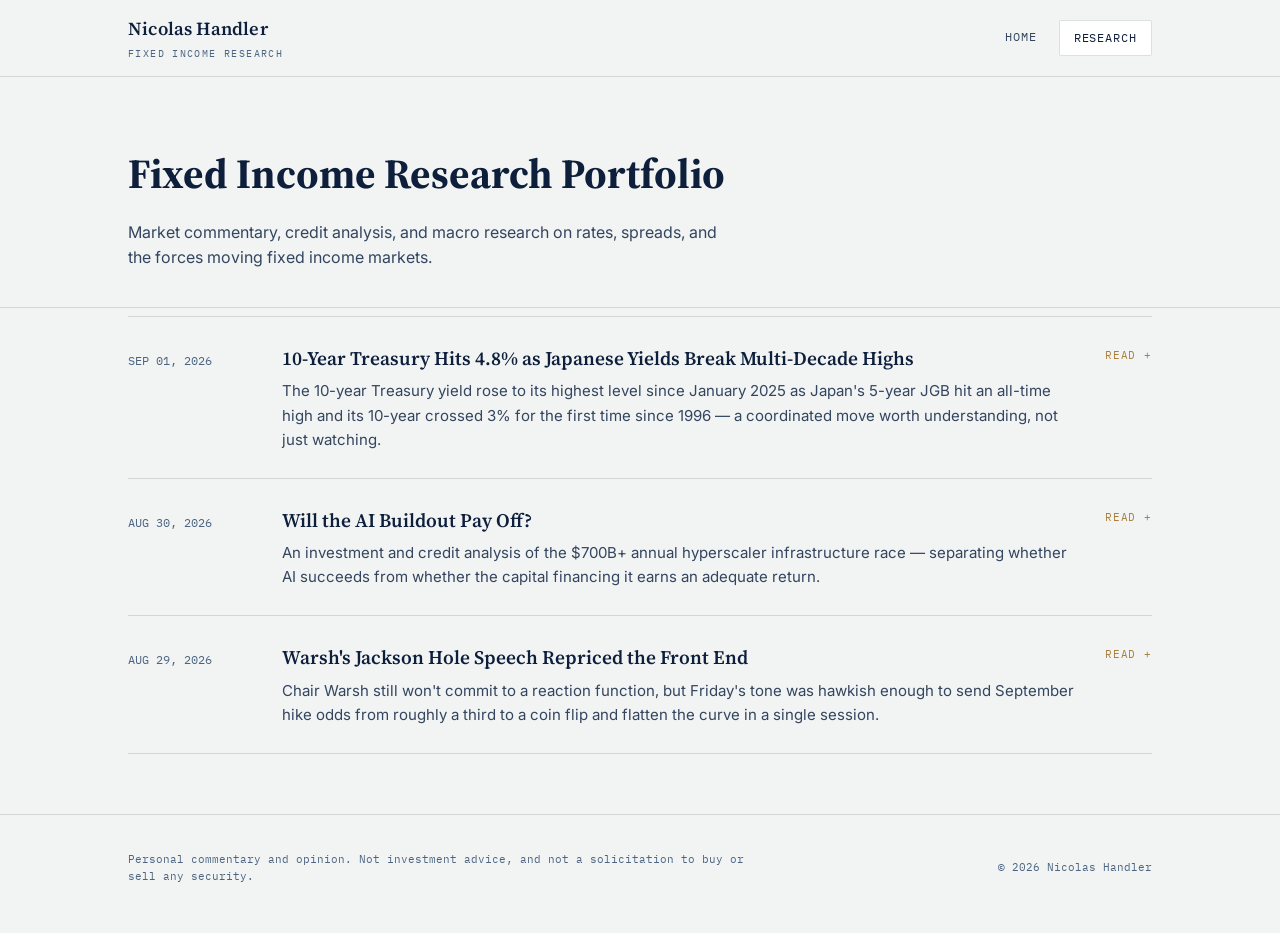
<file: research.html>
<!DOCTYPE html>
<html lang="en">
<head>
<meta charset="UTF-8" />
<meta name="viewport" content="width=device-width, initial-scale=1.0" />
<title>Research — Nicolas Handler</title>
<link rel="preconnect" href="https://fonts.googleapis.com">
<link href="https://fonts.googleapis.com/css2?family=Source+Serif+4:wght@500;600;700&family=Inter:wght@400;500;600&family=IBM+Plex+Mono:wght@400;500&display=swap" rel="stylesheet">
<link rel="stylesheet" href="style.css" />
</head>
<body>

<nav class="site-nav">
  <div class="wrap">
    <div class="brand">Nicolas Handler<small>Fixed Income Research</small></div>
    <ul class="nav-links">
      <li><a href="index.html">Home</a></li>
      <li><a href="research.html" aria-current="page">Research</a></li>
    </ul>
  </div>
</nav>

<header class="page-head">
  <div class="wrap">
    <h1>Fixed Income Research Portfolio</h1>
    <p>Market commentary, credit analysis, and macro research on rates, spreads, and the forces moving fixed income markets.</p>
  </div>
</header>

<main class="wrap">
  <div class="article-list" id="research-list"></div>
</main>

<footer class="site-footer">
  <div class="wrap">
    <p class="disclaimer">Personal commentary and opinion. Not investment advice, and not a solicitation to buy or sell any security.</p>
    <p>&copy; 2026 Nicolas Handler</p>
  </div>
</footer>

<script src="data.js"></script>
<script src="render.js"></script>
<script>renderArticleList("research-list");</script>
</body>
</html>
</file>
<file: style.css>
/* ============================================================
   DESIGN TOKENS
   Palette: deep ledger navy, cool paper, brass "gilt" accent
   (a nod to UK government bonds — "gilts"), and a muted
   burgundy reserved only for high-conviction flags.
   ============================================================ */
:root {
  --ink:        #0E1F3C;   /* primary text, nav, headlines */
  --ink-soft:   #33455F;   /* secondary text */
  --steel:      #4C6480;   /* tertiary text, meta */
  --paper:      #F2F4F3;   /* page background — cool, not cream */
  --paper-raised: #FFFFFF; /* card / raised surface */
  --line:       rgba(14, 31, 60, 0.14);   /* hairline rules */
  --line-soft:  rgba(14, 31, 60, 0.07);
  --gilt:       #A9803F;   /* brass accent — links, eyebrows */
  --gilt-dim:   #C9AD7C;
  --conviction: #7A2E2E;   /* reserved: high-conviction flag only */
  --conviction-bg: #F3E7E4;

  --font-display: "Source Serif 4", Georgia, "Times New Roman", serif;
  --font-body: "Inter", -apple-system, BlinkMacSystemFont, "Segoe UI", sans-serif;
  --font-mono: "IBM Plex Mono", "SF Mono", Menlo, monospace;

  --max-width: 1080px;
}

* { box-sizing: border-box; }

html { scroll-behavior: smooth; }

body {
  margin: 0;
  background: var(--paper);
  color: var(--ink);
  font-family: var(--font-body);
  font-size: 16px;
  line-height: 1.6;
  -webkit-font-smoothing: antialiased;
}

a { color: var(--gilt); text-decoration: none; }
a:hover { text-decoration: underline; }

:focus-visible {
  outline: 2px solid var(--gilt);
  outline-offset: 3px;
}

.wrap {
  max-width: var(--max-width);
  margin: 0 auto;
  padding: 0 28px;
}

/* ============================================================
   NAV
   ============================================================ */
.site-nav {
  border-bottom: 1px solid var(--line);
  background: var(--paper);
  position: sticky;
  top: 0;
  z-index: 20;
}

.site-nav .wrap {
  display: flex;
  align-items: center;
  justify-content: space-between;
  height: 76px;
}

.brand {
  font-family: var(--font-display);
  font-size: 1.15rem;
  font-weight: 600;
  color: var(--ink);
  letter-spacing: 0.01em;
}

.brand small {
  display: block;
  font-family: var(--font-mono);
  font-size: 0.62rem;
  letter-spacing: 0.14em;
  text-transform: uppercase;
  color: var(--steel);
  font-weight: 400;
  margin-top: 2px;
}

.nav-links {
  display: flex;
  gap: 8px;
  list-style: none;
  margin: 0;
  padding: 0;
}

.nav-links a {
  display: inline-block;
  padding: 8px 14px;
  font-family: var(--font-mono);
  font-size: 0.72rem;
  letter-spacing: 0.08em;
  text-transform: uppercase;
  color: var(--ink-soft);
  border-radius: 2px;
}

.nav-links a:hover { color: var(--ink); text-decoration: none; background: var(--line-soft); }
.nav-links a[aria-current="page"] {
  color: var(--ink);
  background: var(--paper-raised);
  border: 1px solid var(--line);
}

.nav-toggle { display: none; }

/* ============================================================
   HERO (home page)
   ============================================================ */
.hero {
  position: relative;
  overflow: hidden;
  border-bottom: 1px solid var(--line);
}

.hero .wrap {
  padding: 88px 28px 64px;
  position: relative;
  z-index: 2;
}

.eyebrow {
  font-family: var(--font-mono);
  font-size: 0.72rem;
  letter-spacing: 0.16em;
  text-transform: uppercase;
  color: var(--gilt);
  margin: 0 0 18px;
}

.hero h1 {
  font-family: var(--font-display);
  font-weight: 600;
  font-size: clamp(2.1rem, 4.2vw, 3.4rem);
  line-height: 1.12;
  margin: 0 0 22px;
  max-width: 15ch;
  color: var(--ink);
}

.hero p.lede {
  font-size: 1.08rem;
  color: var(--ink-soft);
  max-width: 52ch;
  margin: 0 0 8px;
}

.hero .byline {
  margin-top: 28px;
  font-family: var(--font-mono);
  font-size: 0.78rem;
  color: var(--steel);
}

.hero .byline strong { color: var(--ink); font-weight: 600; }

/* ambient yield-curve motif */
.curve-field {
  position: absolute;
  inset: 0;
  z-index: 1;
  pointer-events: none;
}

.curve-field svg { width: 100%; height: 100%; }

.curve-path {
  fill: none;
  stroke: var(--gilt-dim);
  stroke-width: 1.4;
  stroke-linecap: round;
  stroke-dasharray: 900;
  stroke-dashoffset: 900;
  animation: draw-curve 2.4s ease-out forwards;
}

.curve-path.secondary {
  stroke: var(--line);
  animation-delay: 0.2s;
}

.curve-dot {
  fill: var(--gilt);
  opacity: 0;
  animation: dot-in 0.6s ease-out 2.1s forwards;
}

@keyframes draw-curve {
  to { stroke-dashoffset: 0; }
}
@keyframes dot-in {
  to { opacity: 1; }
}

@media (prefers-reduced-motion: reduce) {
  .curve-path { animation: none; stroke-dashoffset: 0; }
  .curve-dot { animation: none; opacity: 1; }
}

/* ============================================================
   SECTION HEADERS
   ============================================================ */
.section-head {
  display: flex;
  align-items: baseline;
  justify-content: space-between;
  gap: 20px;
  padding: 56px 0 20px;
  border-bottom: 1px solid var(--line);
  margin-bottom: 8px;
}

.section-head h2 {
  font-family: var(--font-display);
  font-size: 1.5rem;
  font-weight: 600;
  margin: 0;
}

.section-head .section-note {
  font-family: var(--font-mono);
  font-size: 0.72rem;
  color: var(--steel);
  text-transform: uppercase;
  letter-spacing: 0.08em;
  white-space: nowrap;
}

/* page header used on trends.html / trades.html */
.page-head {
  padding: 64px 0 36px;
  border-bottom: 1px solid var(--line);
}
.page-head h1 {
  font-family: var(--font-display);
  font-size: clamp(1.8rem, 3.4vw, 2.6rem);
  margin: 0 0 12px;
}
.page-head p {
  color: var(--ink-soft);
  max-width: 60ch;
  margin: 0;
}

/* ============================================================
   PUBLICATION LIST (home preview)
   ============================================================ */
.pub-list {
  max-width: 68ch;
  padding-bottom: 40px;
}

.pub-item {
  padding: 20px 0;
  border-bottom: 1px solid var(--line-soft);
}

.pub-item:last-child { border-bottom: none; }

.pub-date {
  font-family: var(--font-mono);
  font-size: 0.72rem;
  color: var(--steel);
  letter-spacing: 0.03em;
}

.pub-item h3 {
  font-family: var(--font-display);
  font-size: 1.08rem;
  font-weight: 600;
  margin: 6px 0 6px;
  line-height: 1.35;
}

.pub-item h3 a { color: var(--ink); }
.pub-item h3 a:hover { color: var(--gilt); text-decoration: none; }

.pub-item .summary {
  font-size: 0.92rem;
  color: var(--ink-soft);
  margin: 0;
}

.empty-note {
  font-family: var(--font-mono);
  font-size: 0.82rem;
  color: var(--steel);
  padding: 24px 0;
}

/* ============================================================
   FULL ARTICLE LIST (trends.html / trades.html)
   Uses native <details> — no JS required to expand.
   ============================================================ */
.article-list { padding: 8px 0 60px; }

.article {
  border-bottom: 1px solid var(--line);
}
.article:first-child { border-top: 1px solid var(--line); }

.article summary {
  cursor: pointer;
  list-style: none;
  padding: 26px 0;
  display: grid;
  grid-template-columns: 130px 1fr auto;
  gap: 24px;
  align-items: baseline;
}

.article summary::-webkit-details-marker { display: none; }

.article summary:hover h3 { color: var(--gilt); }

.article .meta-date {
  font-family: var(--font-mono);
  font-size: 0.76rem;
  color: var(--steel);
  padding-top: 3px;
}

.article h3 {
  font-family: var(--font-display);
  font-size: 1.2rem;
  font-weight: 600;
  margin: 0 0 6px;
  color: var(--ink);
}

.article .summary {
  color: var(--ink-soft);
  margin: 0;
  font-size: 0.94rem;
}

.article .expand-hint {
  font-family: var(--font-mono);
  font-size: 0.68rem;
  color: var(--gilt);
  text-transform: uppercase;
  letter-spacing: 0.08em;
  white-space: nowrap;
  align-self: start;
  padding-top: 4px;
}

.article[open] summary .expand-hint::after { content: " \2212"; }
.article:not([open]) summary .expand-hint::after { content: " \002B"; }

.article-body {
  padding: 0 0 34px;
  max-width: 68ch;
  font-size: 0.98rem;
  color: var(--ink-soft);
}
.article-body p { margin: 0 0 14px; }

.badge {
  display: inline-block;
  font-family: var(--font-mono);
  font-size: 0.62rem;
  letter-spacing: 0.08em;
  text-transform: uppercase;
  padding: 3px 9px;
  border-radius: 2px;
  border: 1px solid var(--line);
  color: var(--steel);
  margin-right: 8px;
}

.badge.high {
  color: var(--conviction);
  background: var(--conviction-bg);
  border-color: transparent;
}
.badge.medium { color: var(--gilt); border-color: var(--gilt-dim); }
.badge.low { color: var(--steel); }

/* ============================================================
   LONG-FORM ARTICLE CONTENT
   Used for research pieces that need more structure than plain
   paragraphs: section headers, a callout box, a data table, a
   plain-English recap, and a pull quote. Scoped inside
   .article-body so it only applies where used.
   ============================================================ */
.article-body h4 {
  font-family: var(--font-display);
  font-size: 1.08rem;
  font-weight: 600;
  color: var(--ink);
  margin: 34px 0 14px;
  padding-bottom: 10px;
  border-bottom: 1px solid var(--line);
}
.article-body h4:first-child { margin-top: 0; }

.article-body .section-label {
  display: block;
  font-family: var(--font-mono);
  font-size: 0.68rem;
  letter-spacing: 0.1em;
  text-transform: uppercase;
  color: var(--gilt);
  margin: 34px 0 6px;
}
.article-body .section-label + h4 { margin-top: 4px; }

.article-body .callout-box {
  background: var(--paper-raised);
  border-left: 3px solid var(--gilt);
  padding: 18px 22px;
  margin: 20px 0 26px;
}
.article-body .callout-box p { margin: 0 0 10px; }
.article-body .callout-box p:last-child { margin-bottom: 0; }
.article-body .callout-box p.lead {
  font-family: var(--font-body);
  font-weight: 600;
  color: var(--ink);
}

.article-body blockquote.pull-quote {
  margin: 24px 0;
  padding: 2px 0 2px 20px;
  border-left: 3px solid var(--ink);
  font-family: var(--font-display);
  font-style: italic;
  color: var(--ink);
  font-size: 1.02rem;
}

.article-body table.odds-table {
  width: 100%;
  border-collapse: collapse;
  margin: 22px 0 28px;
  font-size: 0.9rem;
}
.article-body table.odds-table th {
  text-align: left;
  font-family: var(--font-mono);
  font-size: 0.68rem;
  letter-spacing: 0.06em;
  text-transform: uppercase;
  color: var(--steel);
  padding: 8px 12px;
  border-bottom: 1px solid var(--ink);
}
.article-body table.odds-table td {
  padding: 12px;
  border-bottom: 1px solid var(--line);
  vertical-align: top;
  color: var(--ink-soft);
}
.article-body table.odds-table td.pct {
  font-family: var(--font-mono);
  font-weight: 600;
  color: var(--gilt);
  white-space: nowrap;
}

.article-body .formula-block {
  font-family: var(--font-mono);
  font-size: 0.92rem;
  background: var(--paper-raised);
  border: 1px solid var(--line);
  padding: 12px 16px;
  margin: 16px 0 22px;
  overflow-x: auto;
}

.article-body .simple-version {
  font-size: 0.92rem;
  color: var(--ink-soft);
  background: var(--paper-raised);
  border: 1px solid var(--line);
  padding: 16px 18px;
  margin: 18px 0 4px;
}
.article-body .simple-version .label {
  display: block;
  font-family: var(--font-mono);
  font-weight: 600;
  color: var(--gilt);
  font-size: 0.66rem;
  letter-spacing: 0.08em;
  margin-bottom: 8px;
}
.article-body .simple-version p { margin: 0 0 10px; }
.article-body .simple-version p:last-child { margin-bottom: 0; }

.article-body .bottom-line {
  margin-top: 30px;
  padding-top: 20px;
  border-top: 1px solid var(--line);
}

/* ============================================================
   FOOTER
   ============================================================ */
.site-footer {
  border-top: 1px solid var(--line);
  padding: 36px 0 48px;
}

.site-footer .wrap {
  display: flex;
  justify-content: space-between;
  align-items: center;
  flex-wrap: wrap;
  gap: 12px;
}

.site-footer p {
  font-family: var(--font-mono);
  font-size: 0.7rem;
  color: var(--steel);
  margin: 0;
}

.disclaimer {
  max-width: 640px;
  line-height: 1.5;
}

/* ============================================================
   RESPONSIVE
   ============================================================ */
@media (max-width: 760px) {
  .site-nav .wrap { height: auto; padding: 16px 20px; flex-direction: column; align-items: flex-start; gap: 12px; }
  .nav-links { flex-wrap: wrap; gap: 4px; }
  .nav-links a { padding: 6px 10px; }
  .hero .wrap { padding: 56px 20px 44px; }
  .article summary { grid-template-columns: 1fr; gap: 4px; }
  .article .expand-hint { display: none; }
  .wrap { padding: 0 20px; }
}
</file>
